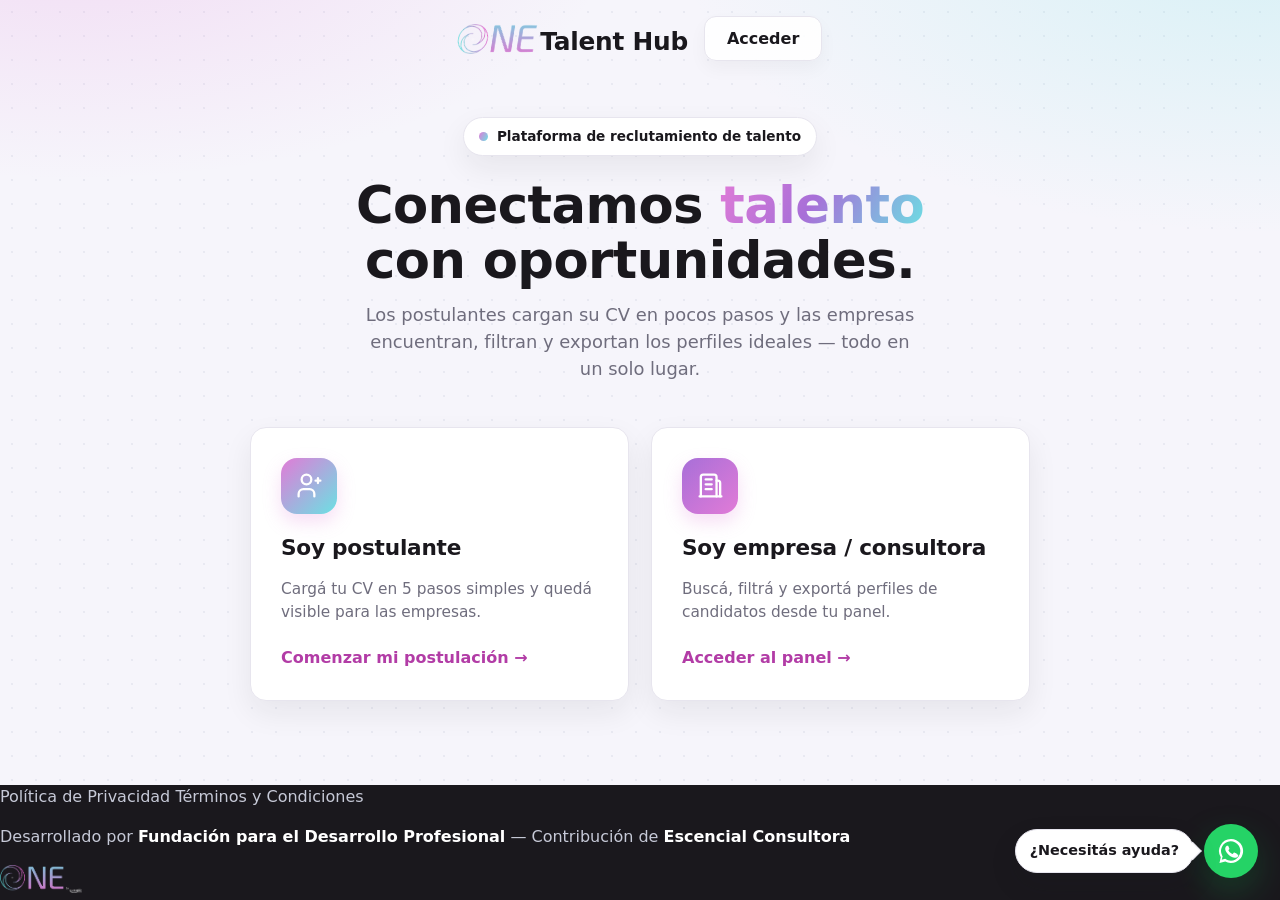
<file: index.html>
<!DOCTYPE html>
<html lang="es">
<head>
<meta charset="UTF-8">
<meta name="viewport" content="width=device-width, initial-scale=1.0">
<title>ONE Talent Hub — Conectamos talento con oportunidades</title>
<link rel="icon" href="assets/favicon.svg" type="image/svg+xml">
<link rel="stylesheet" href="estilos.css">
<style>
  .hero { max-width: 900px; margin: 0 auto; padding: 40px 20px 72px; text-align: center; }
  .hero h1 { font-size: clamp(2.2rem, 5vw, 3.2rem); font-weight: 800; margin: 22px 0 14px; line-height: 1.08; }
  .hero .lead { color: var(--muted); font-size: 1.12rem; max-width: 560px; margin: 0 auto 44px; }

  .cards { display: grid; grid-template-columns: repeat(auto-fit, minmax(270px, 1fr)); gap: 22px; max-width: 780px; margin: 0 auto; }
  .cta-card {
    text-align: left; text-decoration: none; color: inherit; padding: 30px;
    display: flex; flex-direction: column; gap: 14px; position: relative; overflow: hidden;
    transition: transform .16s ease, box-shadow .2s ease, border-color .2s ease;
  }
  .cta-card:hover { transform: translateY(-5px); box-shadow: 0 22px 44px rgba(26,24,29,.12); border-color: var(--pink); }
  .cta-card h2 { margin: 4px 0 0; font-size: 1.35rem; }
  .cta-card p { margin: 0; color: var(--muted); font-size: .96rem; }
  .cta-card .ir { margin-top: 8px; font-weight: 700; color: var(--acento); display: inline-flex; align-items: center; gap: 6px; }
  .cta-card:hover .ir { gap: 10px; }

  /* Búsquedas activas publicadas por empresas */
  .busquedas-inicio { max-width: 960px; margin: 0 auto; padding: 8px 20px 80px; }
  .busquedas-inicio h2 { font-size: 1.7rem; font-weight: 800; margin: 0 0 6px; text-align: center; }
  .busquedas-inicio .sub { color: var(--muted); text-align: center; margin: 0 0 30px; }
  .busq-inicio-estado { text-align: center; color: var(--muted); padding: 20px; }
  .busq-inicio-grid { display: grid; grid-template-columns: repeat(auto-fill, minmax(270px, 1fr)); gap: 20px; }

  /* Tarjeta de búsqueda (modelo compacto) */
  .busq-card2 { text-decoration: none; color: inherit; overflow: hidden; padding: 0; display: flex; flex-direction: column;
                transition: transform .16s ease, box-shadow .2s ease, border-color .2s ease; }
  .busq-card2:hover { transform: translateY(-5px); box-shadow: 0 22px 44px rgba(26,24,29,.14); border-color: var(--pink); }
  /* Usa la foto assets/busqueda-cover.jpg si existe; si no, cae en la ilustración. */
  .busq-card2-top { height: 122px; background:
      url('assets/busqueda-cover.jpg') center/cover no-repeat,
      #e9d9f6 url('assets/busqueda-cover.svg') center/cover no-repeat; }
  .busq-card2-body { padding: 16px 20px 20px; display: flex; flex-direction: column; gap: 8px; flex: 1; }
  .busq-badge2 { align-self: flex-start; background: var(--grad); color: var(--dark); font-size: .68rem; font-weight: 800;
                 text-transform: uppercase; letter-spacing: .05em; padding: 4px 11px; border-radius: 999px; }
  .busq-card2 h3 { margin: 2px 0 0; font-size: 1.18rem; line-height: 1.2; }
  .busq-card2-empresa { margin: 0; color: var(--muted); font-size: .9rem; }
  .busq-card2-meta { display: flex; flex-wrap: wrap; gap: 4px 14px; color: var(--muted); font-size: .84rem; margin: 2px 0; }
  .busq-card2-meta span { display: inline-flex; align-items: center; gap: 5px; }
  .busq-card2-meta svg { width: 15px; height: 15px; flex-shrink: 0; }
  .busq-card2-desc { margin: 2px 0 0; font-size: .9rem; color: var(--dark); line-height: 1.45;
                     display: -webkit-box; -webkit-line-clamp: 2; -webkit-box-orient: vertical; overflow: hidden; }
  .busq-card2 { cursor: pointer; }
  .busq-card2-cta { margin-top: 14px; width: 100%; justify-content: center; }

  /* Modal de detalle de la búsqueda */
  .bd-overlay { position: fixed; inset: 0; background: rgba(26,24,29,.55); backdrop-filter: blur(2px);
                display: flex; align-items: center; justify-content: center; padding: 16px; z-index: 60; }
  .bd-modal { background: #fff; border-radius: 18px; max-width: 560px; width: 100%; max-height: 90vh;
              overflow-y: auto; box-shadow: 0 30px 60px rgba(26,24,29,.28); position: relative; }
  .bd-cover { height: 150px; background:
      url('assets/busqueda-cover.jpg') center/cover no-repeat,
      #e9d9f6 url('assets/busqueda-cover.svg') center/cover no-repeat; border-radius: 18px 18px 0 0; }
  .bd-close { position: absolute; top: 12px; right: 14px; z-index: 2; width: 34px; height: 34px; border-radius: 50%;
              border: none; background: rgba(255,255,255,.92); font-size: 1.4rem; cursor: pointer; line-height: 1; color: var(--dark); }
  .bd-body { padding: 20px 24px 26px; }
  .bd-body h2 { margin: 10px 0 2px; font-size: 1.5rem; }
  .bd-empresa { color: var(--acento); font-weight: 700; margin: 0 0 12px; }
  .bd-chips { display: flex; flex-wrap: wrap; gap: 8px; margin-bottom: 8px; }
  .bd-chip { background: #f2eef8; color: var(--dark); font-size: .82rem; font-weight: 700; padding: 4px 12px; border-radius: 999px; }
  .bd-sec { margin-top: 16px; }
  .bd-sec h4 { font-size: .78rem; text-transform: uppercase; letter-spacing: .04em; color: var(--muted); margin: 0 0 5px; }
  .bd-sec p { margin: 0; color: var(--dark); font-size: .95rem; line-height: 1.5; white-space: pre-wrap; }
  .bd-tags { display: flex; flex-wrap: wrap; gap: 6px; }
  .bd-tags span { background: rgba(178,60,166,.1); color: var(--acento); font-size: .82rem; font-weight: 700; padding: 3px 10px; border-radius: 999px; }
  .bd-cta { display: inline-flex; margin-top: 22px; }

  /* ---------- Responsive ---------- */
  @media (max-width: 640px) {
    .hero { padding: 24px 16px 56px; }
    .hero .lead { font-size: 1rem; margin-bottom: 32px; }
    .cards { gap: 16px; }
    .cta-card { padding: 24px; }
    .busquedas-inicio { padding: 8px 16px 56px; }
    .busquedas-inicio h2 { font-size: 1.4rem; }
  }
</style>
</head>
<body>
  <div class="appbar">
    <a class="logo" href="index.html"><img class="logo-img" src="assets/logo-trim.png" alt="ONE" onerror="this.style.display='none';this.nextElementSibling.style.display='inline-block'"><span class="ring" style="display:none"></span><span class="marca-txt">Talent Hub</span></a>
    <a class="btn btn-sec" href="empresas.html">Acceder</a>
  </div>

  <main class="hero">
    <span class="pill"><span class="dot"></span>Plataforma de reclutamiento de talento</span>
    <h1>Conectamos <span class="grad-text">talento</span><br>con oportunidades.</h1>
    <p class="lead">Los postulantes cargan su CV en pocos pasos y las empresas encuentran, filtran y exportan los perfiles ideales — todo en un solo lugar.</p>

    <div class="cards">
      <a class="card cta-card" href="postular.html">
        <div class="tile tile-a" aria-hidden="true">
          <svg viewBox="0 0 24 24" fill="none" stroke="currentColor" stroke-width="1.9" stroke-linecap="round" stroke-linejoin="round">
            <path d="M16 21v-2a4 4 0 0 0-4-4H7a4 4 0 0 0-4 4v2"/>
            <circle cx="9.5" cy="7" r="4"/>
            <path d="M17 8h4"/>
            <path d="M19 6v4"/>
          </svg>
        </div>
        <h2>Soy postulante</h2>
        <p>Cargá tu CV en 5 pasos simples y quedá visible para las empresas.</p>
        <span class="ir">Comenzar mi postulación →</span>
      </a>
      <a class="card cta-card" href="empresas.html">
        <div class="tile tile-b" aria-hidden="true">
          <svg viewBox="0 0 24 24" fill="none" stroke="currentColor" stroke-width="1.9" stroke-linecap="round" stroke-linejoin="round">
            <path d="M4 21V5a2 2 0 0 1 2-2h9a2 2 0 0 1 2 2v16"/>
            <path d="M17 8h1a2 2 0 0 1 2 2v11"/>
            <path d="M8 7h5"/>
            <path d="M8 11h5"/>
            <path d="M8 15h5"/>
            <path d="M3 21h18"/>
          </svg>
        </div>
        <h2>Soy empresa / consultora</h2>
        <p>Buscá, filtrá y exportá perfiles de candidatos desde tu panel.</p>
        <span class="ir">Acceder al panel →</span>
      </a>
    </div>
  </main>

  <section class="busquedas-inicio oculto" id="busquedasInicio">
    <h2>Búsquedas activas</h2>
    <p class="sub">Oportunidades laborales publicadas por empresas y consultoras.</p>
    <div class="busq-inicio-estado" id="busqInicioEstado">Cargando búsquedas…</div>
    <div class="busq-inicio-grid" id="busqInicioGrid"></div>
  </section>

  <div class="bd-overlay oculto" id="bdOverlay" role="dialog" aria-modal="true">
    <div class="bd-modal" id="bdModal"></div>
  </div>

  <a class="whatsapp-float" href="https://wa.me/message/IKT5STIPRP56J1" target="_blank" rel="noopener" aria-label="Consultar por WhatsApp">
    <span class="whatsapp-float__bubble">¿Necesitás ayuda?</span>
    <span class="whatsapp-float__icon" aria-hidden="true">
      <svg viewBox="0 0 32 32" focusable="false" aria-hidden="true">
        <path d="M16 3.2A12.8 12.8 0 0 0 5.1 22.7L3.7 28.8l6.2-1.6A12.8 12.8 0 1 0 16 3.2Zm0 23.1c-2.1 0-4.1-.6-5.8-1.8l-.4-.2-3.7 1 1-3.6-.3-.4A10.3 10.3 0 1 1 16 26.3Zm5.8-7.7c-.3-.2-1.9-.9-2.2-1-.3-.1-.5-.2-.7.2-.2.3-.8 1-.9 1.2-.2.2-.3.2-.6.1-.3-.2-1.3-.5-2.4-1.5-.9-.8-1.5-1.8-1.7-2.1-.2-.3 0-.5.1-.6l.5-.6c.2-.2.2-.3.3-.5.1-.2 0-.4 0-.6-.1-.2-.7-1.7-1-2.3-.3-.6-.5-.5-.7-.5h-.6c-.2 0-.6.1-.9.4-.3.3-1.2 1.2-1.2 2.9s1.2 3.3 1.4 3.5c.2.2 2.4 3.7 5.9 5.1.8.4 1.5.6 2 .7.8.3 1.6.2 2.2.1.7-.1 1.9-.8 2.2-1.5.3-.8.3-1.4.2-1.5-.2-.2-.5-.3-.8-.4Z"/>
      </svg>
    </span>
  </a>

  <footer class="site-footer">
    <div class="footer-links">
      <a href="politica-privacidad.html">Política de Privacidad</a>
      <a href="terminos-condiciones.html">Términos y Condiciones</a>
    </div>
    <p><a href="https://wa.link/n9zz8z" target="_blank" rel="noopener">Desarrollado por <strong>Fundación para el Desarrollo Profesional</strong> — Contribución de <strong>Escencial Consultora</strong></a></p>
    <img class="footer-logo" src="assets/logo2-trim.png" alt="ONE">
  </footer>

  <script src="config.js"></script>
  <script src="soporte.js"></script>
  <script>
    // Publica en el inicio las búsquedas ACTIVAS creadas por las empresas.
    (async () => {
      const seccion = document.getElementById('busquedasInicio');
      const estado = document.getElementById('busqInicioEstado');
      const grid = document.getElementById('busqInicioGrid');

      function esc(s) {
        return (s == null ? '' : String(s)).replace(/[&<>"]/g, c =>
          ({ '&': '&amp;', '<': '&lt;', '>': '&gt;', '"': '&quot;' }[c]));
      }

      const svg = (paths) => '<svg viewBox="0 0 24 24" fill="none" stroke="currentColor" stroke-width="2" ' +
        'stroke-linecap="round" stroke-linejoin="round">' + paths + '</svg>';
      const ICON_PIN = svg('<path d="M12 21s-6-5.2-6-10a6 6 0 0 1 12 0c0 4.8-6 10-6 10z"/><circle cx="12" cy="11" r="2.2"/>');
      const ICON_RELOJ = svg('<circle cx="12" cy="12" r="8.5"/><path d="M12 7.5V12l3 2"/>');
      const ICON_LINK = svg('<path d="M10 13a5 5 0 0 0 7.1 0l2-2a5 5 0 0 0-7.1-7.1l-1.1 1.1"/><path d="M14 11a5 5 0 0 0-7.1 0l-2 2a5 5 0 0 0 7.1 7.1l1.1-1.1"/>');

      let lista = [];
      try {
        const r = await apiCall({ action: 'busquedasPublicas' });
        lista = (r && r.ok && Array.isArray(r.busquedas)) ? r.busquedas : [];
        if (!lista.length) { seccion.classList.add('oculto'); return; }

        seccion.classList.remove('oculto');
        estado.style.display = 'none';
        grid.innerHTML = lista.map((b, i) => {
          const ubic = [esc(b.Localidad), b.Modalidad ? '(' + esc(b.Modalidad) + ')' : ''].filter(Boolean).join(' ');
          return `<div class="card busq-card2" data-i="${i}" role="button" tabindex="0">
            <div class="busq-card2-top"></div>
            <div class="busq-card2-body">
              ${b.Area ? `<span class="busq-badge2">${esc(b.Area)}</span>` : ''}
              <h3>${esc(b.Puesto)}</h3>
              <p class="busq-card2-empresa">${esc(b.Empresa) || 'Empresa'}</p>
              <div class="busq-card2-meta">
                ${ubic ? `<span>${ICON_PIN} ${ubic}</span>` : ''}
                ${b.TipoContrato ? `<span>${ICON_RELOJ} ${esc(b.TipoContrato)}</span>` : ''}
              </div>
              <p class="busq-card2-desc">${esc(b.Descripcion || b.Responsabilidades || '')}</p>
              <span class="btn btn-prim busq-card2-cta">Ver detalle y postularme →</span>
            </div>
          </div>`;
        }).join('');

        grid.querySelectorAll('.busq-card2').forEach(el => {
          const b = lista[+el.dataset.i];
          el.addEventListener('click', () => abrirDetalleBusqueda(b));
          el.addEventListener('keydown', e => {
            if (e.key === 'Enter' || e.key === ' ') { e.preventDefault(); abrirDetalleBusqueda(b); }
          });
        });

        // Si se llegó con un link directo (?busqueda=ID), abre esa publicación.
        const idURL = new URLSearchParams(location.search).get('busqueda');
        if (idURL) {
          const bURL = lista.find(x => String(x.ID) === String(idURL));
          if (bURL) abrirDetalleBusqueda(bURL, false);
        }
      } catch (e) {
        // Si el backend no responde, no rompemos la página de inicio.
        seccion.classList.add('oculto');
      }

      /* ---------- Detalle de la búsqueda ---------- */
      function abrirDetalleBusqueda(b, pushUrl) {
        const href = 'postular.html?busqueda=' + encodeURIComponent(b.ID || '') +
          '&puesto=' + encodeURIComponent(b.Puesto || '');
        // Link compartible de ESTA búsqueda (para copiar de la barra o del botón).
        const linkBusqueda = location.origin + location.pathname + '?busqueda=' + encodeURIComponent(b.ID || '');
        // Refleja la búsqueda en la URL del navegador para que se pueda copiar/compartir.
        if (pushUrl !== false) {
          try { history.pushState({ busqueda: b.ID }, '', '?busqueda=' + encodeURIComponent(b.ID || '')); } catch (e) {}
        }
        const chips = [b.Modalidad, b.TipoContrato, b.Localidad].filter(Boolean)
          .map(x => `<span class="bd-chip">${esc(x)}</span>`).join('');
        const salario = (b.SalarioMin || b.SalarioMax)
          ? ('$' + esc(b.SalarioMin || '') + (b.SalarioMax ? ' - $' + esc(b.SalarioMax) : '')).replace('$ - ', '') : '';
        const idioma = (b.IdiomaRequerido && b.IdiomaRequerido !== 'Sin requisito de idioma')
          ? (esc(b.IdiomaRequerido) + (b.NivelIdioma ? ' — ' + esc(b.NivelIdioma) : '')) : '';
        const habil = String(b.Habilidades || '').split(',').map(s => s.trim()).filter(Boolean);
        const benef = String(b.Beneficios || '').split(',').map(s => s.trim()).filter(Boolean);
        const tags = (arr) => `<div class="bd-tags">${arr.map(x => `<span>${esc(x)}</span>`).join('')}</div>`;
        const sec = (t, c) => c ? `<div class="bd-sec"><h4>${t}</h4><p>${c}</p></div>` : '';

        const html = `<button class="bd-close" aria-label="Cerrar">×</button>
          <div class="bd-cover"></div>
          <div class="bd-body">
            ${b.Area ? `<span class="busq-badge2">${esc(b.Area)}</span>` : ''}
            <h2>${esc(b.Puesto)}</h2>
            <p class="bd-empresa">${esc(b.Empresa) || 'Empresa'}</p>
            ${chips ? `<div class="bd-chips">${chips}</div>` : ''}
            ${sec('Descripción', esc(b.Descripcion))}
            ${sec('Responsabilidades', esc(b.Responsabilidades))}
            ${sec('Requisitos excluyentes', esc(b.RequisitosExcluyentes))}
            ${sec('Requisitos deseables', esc(b.RequisitosDeseables))}
            ${habil.length ? `<div class="bd-sec"><h4>Habilidades clave</h4>${tags(habil)}</div>` : ''}
            ${sec('Idioma requerido', idioma)}
            ${sec('Salario', salario)}
            ${sec('Horario y jornada', esc(b.Horario))}
            ${benef.length ? `<div class="bd-sec"><h4>Beneficios</h4>${tags(benef)}</div>` : ''}
            <div class="bd-acciones" style="display:flex;gap:10px;flex-wrap:wrap;align-items:center;margin-top:10px">
              <a class="btn btn-prim bd-cta" href="${href}">Postularme ahora →</a>
              <button type="button" class="btn btn-sec bd-copiar">${ICON_LINK} Copiar link</button>
              <span class="bd-copiado" style="display:none;color:#0f766e;font-weight:700;font-size:.9rem">¡Link copiado!</span>
            </div>
          </div>`;
        const modal = document.getElementById('bdModal');
        modal.innerHTML = html;
        modal.querySelector('.bd-close').onclick = cerrarDetalleBusqueda;
        const btnCopiar = modal.querySelector('.bd-copiar');
        if (btnCopiar) btnCopiar.onclick = async () => {
          try {
            await navigator.clipboard.writeText(linkBusqueda);
          } catch (e) {
            const ta = document.createElement('textarea');
            ta.value = linkBusqueda; ta.style.position = 'fixed'; ta.style.opacity = '0';
            document.body.appendChild(ta); ta.select();
            try { document.execCommand('copy'); } catch (_) {}
            document.body.removeChild(ta);
          }
          const ok = modal.querySelector('.bd-copiado');
          if (ok) { ok.style.display = 'inline'; setTimeout(() => { ok.style.display = 'none'; }, 2500); }
        };
        document.getElementById('bdOverlay').classList.remove('oculto');
      }
      function cerrarDetalleBusqueda() {
        document.getElementById('bdOverlay').classList.add('oculto');
        // Vuelve la URL a la página de inicio (sin ?busqueda=…).
        if (location.search) { try { history.replaceState(null, '', location.pathname); } catch (e) {} }
      }
      document.getElementById('bdOverlay').addEventListener('click', (e) => {
        if (e.target.id === 'bdOverlay') cerrarDetalleBusqueda();
      });
      document.addEventListener('keydown', (e) => {
        if (e.key === 'Escape') cerrarDetalleBusqueda();
      });
      // Botón atrás/adelante: sincroniza el modal con la URL.
      window.addEventListener('popstate', () => {
        const id = new URLSearchParams(location.search).get('busqueda');
        const b = id ? lista.find(x => String(x.ID) === String(id)) : null;
        if (b) abrirDetalleBusqueda(b, false);
        else document.getElementById('bdOverlay').classList.add('oculto');
      });
    })();
  </script>
</body>
</html>
</file>
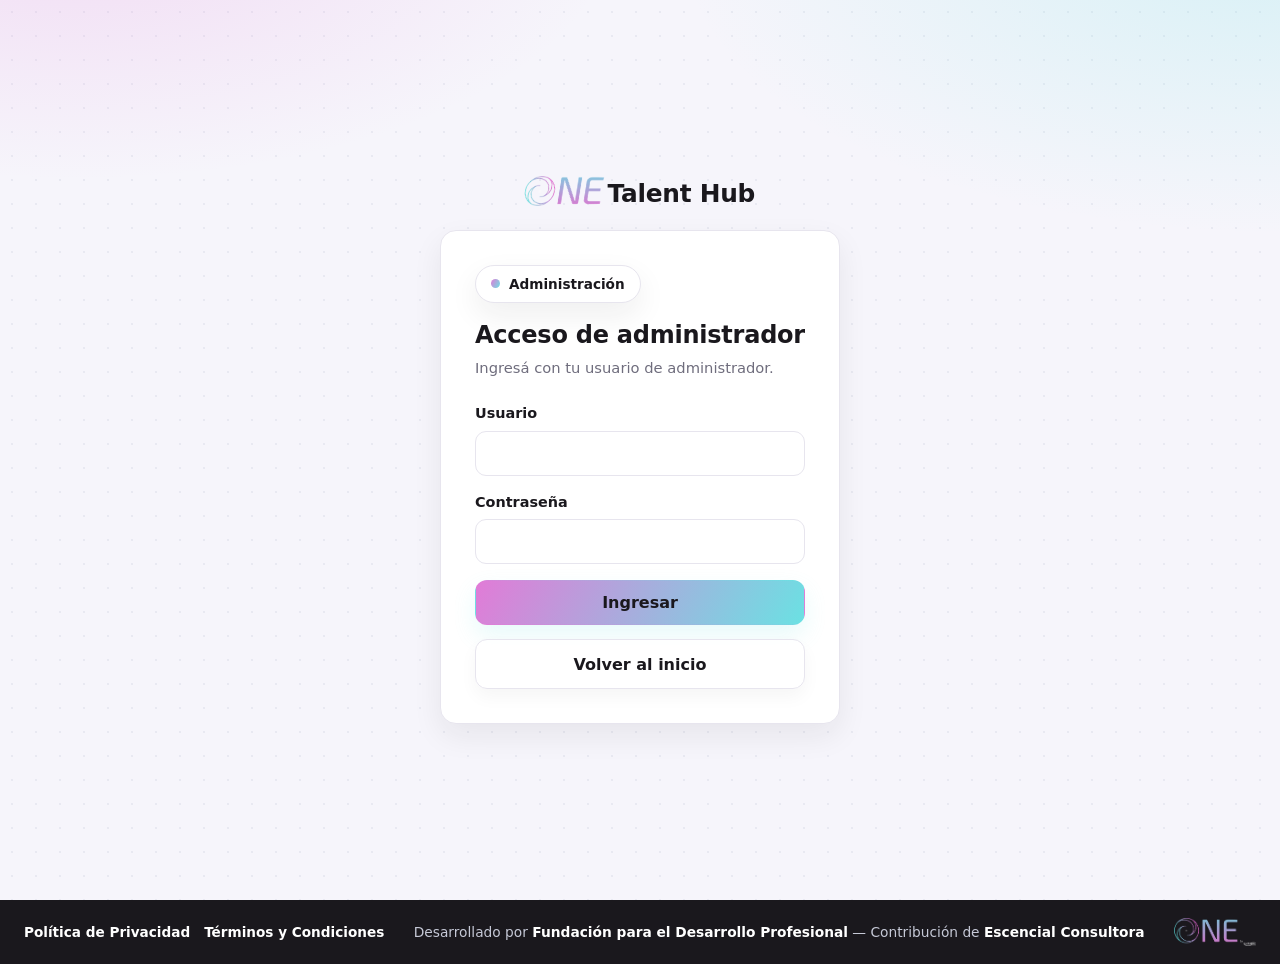
<file: admin.html>
<!DOCTYPE html>
<html lang="es">
<head>
<meta charset="UTF-8">
<meta name="viewport" content="width=device-width, initial-scale=1.0">
<title>ONE Talent Hub — Administración</title>
<link rel="icon" href="assets/favicon.svg" type="image/svg+xml">
<link rel="stylesheet" href="estilos.css">
<style>
  .login-wrap { min-height: 100vh; display: flex; flex-direction: column; align-items: center; justify-content: center; padding: 24px 16px; gap: 24px; }
  .login { padding: 34px; width: 100%; max-width: 400px; }
  .login h1 { font-size: 1.5rem; margin: 14px 0 4px; }
  .login > p { color: var(--muted); margin: 0 0 24px; font-size: .92rem; }
  .err { color: var(--error); font-size: .85rem; margin-top: 10px; display: none; }

  .topbar { background: #fff; border-bottom: 1px solid var(--borde); }
  .topbar .inner { display: flex; justify-content: space-between; align-items: center; flex-wrap: wrap; gap: 12px; max-width: 1200px; margin: 0 auto; padding: 14px 22px; }
  .topbar .quien { color: var(--muted); font-size: .9rem; font-weight: 600; }
  .panel { max-width: 1200px; margin: 0 auto; padding: 26px 16px 48px; }
  .panel-head { margin: 0 0 18px; }
  .panel-head h1 { font-size: 1.5rem; margin: 10px 0 2px; }
  .panel-head p { color: var(--muted); margin: 0; font-size: .92rem; }

  .tabs { display: flex; gap: 8px; margin-bottom: 18px; flex-wrap: wrap; }
  .tab { padding: 10px 18px; border-radius: 999px; border: 1px solid var(--borde); background: #fff; cursor: pointer; font-weight: 700; font-size: .9rem; color: var(--muted); }
  .tab.activo { background: var(--grad); color: var(--dark); border-color: transparent; }

  .resumen { color: var(--muted); font-size: .9rem; margin-bottom: 12px; font-weight: 600; }
  .barra-busqueda { display: flex; gap: 8px; margin-bottom: 16px; flex-wrap: wrap; }
  .barra-busqueda input { max-width: 340px; }

  .tabla-wrap { overflow-x: auto; }
  table { border-collapse: collapse; width: 100%; font-size: .9rem; }
  th, td { text-align: left; padding: 12px 14px; border-bottom: 1px solid var(--borde); white-space: nowrap; }
  th { background: #faf9fd; font-size: .76rem; text-transform: uppercase; letter-spacing: .03em; color: var(--muted); font-weight: 700; }
  tbody tr:last-child td { border-bottom: none; }
  .fila-click { cursor: pointer; }
  .fila-click:hover { background: #faf7fd; }
  .paginacion { display: flex; align-items: center; justify-content: flex-end; gap: 10px; margin-top: 12px; color: var(--muted); font-size: .86rem; font-weight: 700; }
  .paginacion span { min-width: 120px; text-align: center; }
  .paginacion .btn-mini { min-width: 92px; }

  .cargando, .vacio { text-align: center; padding: 48px; color: var(--muted); }

  /* Acciones de CV (ver / descargar) en el detalle */
  .cv-acciones { display: inline-flex; gap: 8px; flex-wrap: wrap; }
  .btn-cv { display: inline-flex; align-items: center; gap: 4px; padding: 6px 12px; border: 1px solid var(--borde); border-radius: 8px; background: #fff; color: var(--dark); font-size: .85rem; font-weight: 600; text-decoration: none; cursor: pointer; transition: background .12s, border-color .12s; }
  .btn-cv:hover { background: #faf7fd; border-color: var(--acento); color: var(--acento); }

  .est { display: inline-block; padding: 3px 10px; border-radius: 999px; font-size: .78rem; font-weight: 700; }
  .est-pendiente { background: rgba(228,199,106,.22); color: #92700a; }
  .est-aprobado { background: rgba(18,185,129,.16); color: #0f766e; }
  .est-rechazado { background: rgba(209,67,111,.16); color: #b0234f; }
  .verif { display: inline-block; padding: 3px 10px; border-radius: 999px; font-size: .78rem; font-weight: 700; }
  .verif-aprobado { background: rgba(18,185,129,.16); color: #0f766e; }
  .verif-rechazado { background: rgba(209,67,111,.16); color: #b0234f; }
  .verif-pendiente, .verif-no_verificado { background: rgba(228,199,106,.22); color: #92700a; }

  /* Estado de búsqueda */
  .eb { display: inline-block; padding: 3px 10px; border-radius: 999px; font-size: .78rem; font-weight: 700; text-transform: capitalize; }
  .eb-activa { background: rgba(18,185,129,.16); color: #0f766e; }
  .eb-borrador { background: rgba(148,163,184,.22); color: #475569; }
  .eb-pausada { background: rgba(228,199,106,.22); color: #92700a; }
  .eb-cerrada { background: rgba(148,163,184,.30); color: #334155; }
  .eb-eliminada { background: rgba(209,67,111,.16); color: #b0234f; }

  .btn-mini { padding: 7px 12px; border-radius: 8px; border: 1px solid var(--borde); background: #fff; cursor: pointer; font-weight: 700; font-size: .82rem; color: var(--dark); }
  .btn-aprobar { border-color: transparent; background: linear-gradient(135deg,#6be1e3,#12b981); color: #04352a; }
  .btn-rechazar { color: var(--error); border-color: rgba(209,67,111,.4); }
  .btn-mini:disabled { opacity: .5; cursor: default; }
  .acciones-cel { display: flex; gap: 6px; }

  /* Modal detalle postulante */
  .overlay { position: fixed; inset: 0; background: rgba(26,24,29,.55); backdrop-filter: blur(2px); display: flex; align-items: center; justify-content: center; padding: 16px; z-index: 50; }
  .modal { background: #fff; border-radius: var(--radio); max-width: 920px; width: 100%; max-height: 88vh; overflow-y: auto; padding: 30px; box-shadow: 0 30px 60px rgba(26,24,29,.25); }
  .modal h2 { margin: 0 0 2px; font-size: 1.5rem; }
  .modal .puesto { color: var(--acento); font-weight: 700; margin: 0 0 20px; }
  .modal-cerrar { float: right; background: none; border: none; font-size: 1.7rem; cursor: pointer; color: var(--gris); line-height: 1; }
  .seccion { margin-bottom: 20px; }
  .seccion h3 { font-size: .8rem; text-transform: uppercase; color: var(--muted); letter-spacing: .04em; margin: 0 0 8px; border-bottom: 1px solid var(--borde); padding-bottom: 6px; }
  .dato { display: flex; gap: 8px; margin-bottom: 4px; font-size: .92rem; }
  .dato .k { color: var(--muted); min-width: 150px; }
  .item-list { background: #faf9fd; border: 1px solid var(--borde); border-radius: 10px; padding: 12px; margin-bottom: 8px; font-size: .9rem; }
  .item-list strong { display: block; margin-bottom: 2px; }
  .evidencias-grid { display: grid; grid-template-columns: repeat(3, minmax(0, 1fr)); gap: 12px; margin-top: 10px; }
  .evidencia-card { border: 1px solid var(--borde); border-radius: 10px; background: #faf9fd; overflow: hidden; min-width: 0; }
  .evidencia-media { display: block; width: 100%; aspect-ratio: 4 / 3; object-fit: cover; background: #fff; border-bottom: 1px solid var(--borde); }
  .evidencia-card.dni .evidencia-media { aspect-ratio: 16 / 10; object-fit: contain; padding: 6px; }
  .evidencia-card.firma { max-width: 360px; }
  .evidencia-card.firma .evidencia-media { aspect-ratio: 5 / 2; object-fit: contain; padding: 8px; }
  .evidencia-fallback { display: flex; align-items: center; justify-content: center; min-height: 120px; padding: 14px; color: var(--muted); font-weight: 700; text-align: center; border-bottom: 1px solid var(--borde); background: #fff; }
  .evidencia-fallback.oculto { display: none; }
  .evidencia-info { display: flex; align-items: center; justify-content: space-between; gap: 10px; padding: 10px 11px; }
  .evidencia-info strong { font-size: .86rem; color: var(--dark); }
  .evidencia-info a { font-size: .8rem; font-weight: 800; color: var(--acento); text-decoration: none; white-space: nowrap; }
  .evidencia-info a:hover { text-decoration: underline; }

  /* ---------- Responsive ---------- */
  @media (max-width: 640px) {
    .login-wrap { padding: 20px 14px; gap: 18px; }
    .login { padding: 24px 20px; }
    .topbar .inner { padding: 12px 16px; }
    .panel { padding: 20px 12px 44px; }
    .panel-head h1 { font-size: 1.3rem; }
    .tabs .tab { padding: 9px 15px; font-size: .85rem; }
    .barra-busqueda { flex-direction: column; }
    .barra-busqueda input { max-width: none; }
    .barra-busqueda .btn { width: 100%; }
    th, td { padding: 10px 12px; }
    .paginacion { justify-content: stretch; flex-wrap: wrap; }
    .paginacion span { flex: 1 0 100%; order: -1; }
    .paginacion .btn-mini { flex: 1; }
    .acciones-cel { flex-direction: column; }
    .acciones-cel .btn-mini { width: 100%; }
    .modal { padding: 22px 18px; }
    .modal h2 { font-size: 1.25rem; }
    .dato { flex-direction: column; gap: 2px; margin-bottom: 8px; }
    .dato .k { min-width: 0; }
    .evidencias-grid { grid-template-columns: 1fr; }
    .evidencia-card.firma { max-width: none; }
  }
  #panelWrap:not(.oculto) ~ .site-footer { display: none; }
</style>
</head>
<body>

<!-- LOGIN -->
<div class="login-wrap" id="loginWrap">
  <a class="logo" href="index.html"><img class="logo-img" src="assets/logo-trim.png" alt="ONE"><span class="marca-txt">Talent Hub</span></a>
  <form class="card login" id="loginForm">
    <span class="pill"><span class="dot"></span>Administración</span>
    <h1>Acceso de administrador</h1>
    <p>Ingresá con tu usuario de administrador.</p>
    <div class="campo"><label>Usuario</label><input id="usuario" autocomplete="username" required></div>
    <div class="campo"><label>Contraseña</label><input id="password" type="password" autocomplete="current-password" required></div>
    <button class="btn btn-prim btn-w" id="btnLogin">Ingresar</button>
    <div class="err" id="loginErr"></div>
    <a class="btn btn-sec btn-w btn-return" href="index.html">Volver al inicio</a>
  </form>
</div>

<!-- PANEL -->
<div id="panelWrap" class="oculto">
  <div class="topbar">
    <div class="inner">
      <a class="logo" href="index.html"><img class="logo-img" src="assets/logo-trim.png" alt="ONE"><span class="marca-txt">Talent Hub</span></a>
      <div style="display:flex; align-items:center; gap:16px">
        <span class="quien">Administración</span>
        <button class="btn btn-sec" id="btnSalir">Salir</button>
      </div>
    </div>
  </div>

  <div class="panel">
    <div class="panel-head">
      <span class="pill"><span class="dot"></span>Panel de control</span>
      <h1>Administración</h1>
      <p>Gestioná los postulantes y aprobá las empresas registradas.</p>
    </div>

    <div class="tabs">
      <button class="tab activo" data-tab="postulantes">Postulantes</button>
      <button class="tab" data-tab="busquedas">Búsquedas</button>
      <button class="tab" data-tab="empresas">Empresas <span id="badgePend"></span></button>
      <button class="tab" data-tab="auditoria">Auditor&iacute;a</button>
    </div>

    <!-- TAB POSTULANTES -->
    <section id="tabPostulantes">
      <div class="barra-busqueda">
        <input id="q" placeholder="Buscar por nombre, email, skill…">
        <button class="btn btn-prim" id="btnBuscarPost">Buscar</button>
        <button class="btn btn-sec" id="btnExportar">⬇ Exportar CSV</button>
      </div>
      <div class="resumen" id="resumenPost"></div>
      <div class="card tabla-wrap">
        <div class="cargando" id="cargandoPost">Cargando postulantes…</div>
        <table id="tablaPost" class="oculto">
          <thead><tr>
            <th>Nombre</th><th>Puesto deseado</th><th>Email</th><th>Teléfono</th>
            <th>Provincia</th><th>Idiomas</th><th>Registro</th>
          </tr></thead>
          <tbody id="tbodyPost"></tbody>
        </table>
        <div class="vacio oculto" id="vacioPost">No hay postulantes.</div>
      </div>
      <div class="paginacion" id="paginacionPost"></div>
    </section>

    <!-- TAB BÚSQUEDAS -->
    <section id="tabBusquedas" class="oculto">
      <!-- Vista lista -->
      <div id="admBusqLista">
        <div class="barra-busqueda">
          <input id="qBusq" placeholder="Buscar por empresa, puesto, provincia…">
        </div>
        <div class="resumen" id="resumenBusq"></div>
        <div class="card tabla-wrap">
          <div class="cargando" id="cargandoBusq">Cargando búsquedas…</div>
          <table id="tablaBusq" class="oculto">
            <thead><tr>
              <th>Empresa</th><th>Puesto</th><th>Provincia</th><th>Estado</th><th>Publicada</th><th>Postulantes</th>
            </tr></thead>
            <tbody id="tbodyBusq"></tbody>
          </table>
          <div class="vacio oculto" id="vacioBusq">No hay búsquedas publicadas.</div>
        </div>
      </div>
      <!-- Vista detalle -->
      <div id="admBusqDetalle" class="oculto">
        <button class="btn btn-sec" id="btnVolverBusq" style="margin-bottom:16px">← Volver a búsquedas</button>
        <div id="admBusqInfo"></div>
        <div style="display:flex; align-items:center; justify-content:space-between; gap:12px; flex-wrap:wrap; margin:22px 0 10px">
          <h3 style="margin:0">Postulantes de esta búsqueda</h3>
          <button class="btn btn-sec" id="btnExportarBusqPost">⬇ Exportar CSV</button>
        </div>
        <div class="resumen" id="resumenBusqPost"></div>
        <div class="card tabla-wrap">
          <table id="tablaBusqPost" class="oculto">
            <thead><tr>
              <th>Nombre</th><th>Puesto deseado</th><th>Email</th><th>Teléfono</th><th>Provincia</th><th>Registro</th>
            </tr></thead>
            <tbody id="tbodyBusqPost"></tbody>
          </table>
          <div class="vacio oculto" id="vacioBusqPost">No hay postulantes en esta búsqueda.</div>
        </div>
      </div>
    </section>

    <!-- TAB EMPRESAS -->
    <section id="tabEmpresas" class="oculto">
      <div class="barra-busqueda">
        <button class="btn btn-sec" id="btnExportarEmp">⬇ Exportar CSV</button>
      </div>
      <div class="resumen" id="resumenEmp"></div>
      <div class="card tabla-wrap">
        <div class="cargando" id="cargandoEmp">Cargando empresas…</div>
        <table id="tablaEmp" class="oculto">
          <thead><tr>
            <th>Empresa</th><th>CUIT/CUIL</th><th>Rubro</th><th>Contacto</th><th>Estado</th><th>Verificación</th><th>Acciones</th>
          </tr></thead>
          <tbody id="tbodyEmp"></tbody>
        </table>
        <div class="vacio oculto" id="vacioEmp">No hay empresas registradas.</div>
      </div>
    </section>

    <!-- TAB AUDITORIA -->
    <section id="tabAuditoria" class="oculto">
      <div class="barra-busqueda">
        <button class="btn btn-sec" id="btnRecargarAuditoria">Recargar</button>
      </div>
      <div class="resumen" id="resumenAuditoria"></div>
      <div class="card tabla-wrap">
        <div class="cargando" id="cargandoAuditoria">Cargando auditor&iacute;a...</div>
        <table id="tablaAuditoria" class="oculto">
          <thead><tr>
            <th>Fecha</th><th>Evento</th><th>Empresa</th><th>Usuario</th><th>Detalle</th><th>Canal</th><th>Estado</th>
          </tr></thead>
          <tbody id="tbodyAuditoria"></tbody>
        </table>
        <div class="vacio oculto" id="vacioAuditoria">Todav&iacute;a no hay eventos registrados.</div>
      </div>
      <div class="paginacion" id="paginacionAuditoria"></div>
    </section>

  </div>
</div>

<!-- MODAL DETALLE POSTULANTE -->
<div class="overlay oculto" id="overlay">
  <div class="modal" id="modal"></div>
</div>

<footer class="site-footer site-footer--compact">
  <div class="footer-links">
    <a href="politica-privacidad.html">Política de Privacidad</a>
    <a href="terminos-condiciones.html">Términos y Condiciones</a>
  </div>
  <p class="footer-credit">Desarrollado por <strong>Fundación para el Desarrollo Profesional</strong> — Contribución de <strong>Escencial Consultora</strong></p>
  <img class="footer-logo" src="assets/logo2-trim.png" alt="ONE">
</footer>

<script src="config.js"></script>
<script>
  let token = sessionStorage.getItem('admtoken') || '';
  let postulantes = [];
  let empresas = [];
  let busquedas = [];
  let auditorias = [];
  const PAGE_SIZE = 25;
  let paginaPost = 1;
  let paginaAuditoria = 1;

  const loginWrap = document.getElementById('loginWrap');
  const panelWrap = document.getElementById('panelWrap');

  /* ---------- LOGIN ---------- */
  document.getElementById('loginForm').addEventListener('submit', async (e) => {
    e.preventDefault();
    const btn = document.getElementById('btnLogin');
    const err = document.getElementById('loginErr');
    err.style.display = 'none';
    btn.disabled = true; btn.textContent = 'Ingresando…';
    try {
      const r = await apiCall({
        action: 'login',
        usuario: document.getElementById('usuario').value,
        password: document.getElementById('password').value
      });
      if (!r.ok) throw new Error(r.error || 'Error de acceso');
      if (r.rol !== 'admin') throw new Error('Esta cuenta no tiene acceso de administrador.');
      token = r.token;
      sessionStorage.setItem('admtoken', token);
      entrarPanel();
    } catch (ex) {
      err.textContent = ex.message; err.style.display = 'block';
    } finally {
      btn.disabled = false; btn.textContent = 'Ingresar';
    }
  });

  document.getElementById('btnSalir').onclick = () => {
    sessionStorage.removeItem('admtoken'); token = '';
    panelWrap.classList.add('oculto'); loginWrap.classList.remove('oculto');
  };

  async function entrarPanel() {
    loginWrap.classList.add('oculto');
    panelWrap.classList.remove('oculto');
    await cargarPostulantes();   // primero: las búsquedas cuentan sus postulantes desde acá
    cargarEmpresas();
    cargarBusquedasAdmin();
    cargarAuditoria();
  }

  /* ---------- TABS ---------- */
  document.querySelectorAll('.tab').forEach(t => {
    t.onclick = () => {
      document.querySelectorAll('.tab').forEach(x => x.classList.remove('activo'));
      t.classList.add('activo');
      const tab = t.dataset.tab;
      document.getElementById('tabPostulantes').classList.toggle('oculto', tab !== 'postulantes');
      document.getElementById('tabBusquedas').classList.toggle('oculto', tab !== 'busquedas');
      document.getElementById('tabEmpresas').classList.toggle('oculto', tab !== 'empresas');
      document.getElementById('tabAuditoria').classList.toggle('oculto', tab !== 'auditoria');
      if (tab === 'auditoria') cargarAuditoria();
    };
  });

  function sesionExpirada(msg) {
    if (/sesión|exclusivo|administrador/i.test(msg || '')) { document.getElementById('btnSalir').click(); return true; }
    return false;
  }

  function paginaInfo(total, pagina) {
    const totalPag = Math.max(1, Math.ceil(total / PAGE_SIZE));
    const actual = Math.min(Math.max(1, pagina), totalPag);
    const inicio = total ? ((actual - 1) * PAGE_SIZE) + 1 : 0;
    const fin = Math.min(actual * PAGE_SIZE, total);
    return { totalPag, actual, inicio, fin };
  }

  function porPagina(lista, pagina) {
    const info = paginaInfo(lista.length, pagina);
    return lista.slice((info.actual - 1) * PAGE_SIZE, info.actual * PAGE_SIZE);
  }

  function renderPaginacion(id, total, pagina, onChange) {
    const el = document.getElementById(id);
    if (!el) return;
    if (total <= PAGE_SIZE) { el.innerHTML = ''; return; }
    const info = paginaInfo(total, pagina);
    el.innerHTML = `
      <button class="btn-mini" type="button" data-pag="prev" ${info.actual <= 1 ? 'disabled' : ''}>Anterior</button>
      <span>P&aacute;gina ${info.actual} de ${info.totalPag}</span>
      <button class="btn-mini" type="button" data-pag="next" ${info.actual >= info.totalPag ? 'disabled' : ''}>Siguiente</button>`;
    el.querySelector('[data-pag="prev"]').onclick = () => onChange(info.actual - 1);
    el.querySelector('[data-pag="next"]').onclick = () => onChange(info.actual + 1);
  }

  /* ---------- POSTULANTES ---------- */
  async function cargarPostulantes() {
    const cargando = document.getElementById('cargandoPost');
    const tabla = document.getElementById('tablaPost');
    const vacio = document.getElementById('vacioPost');
    cargando.classList.remove('oculto'); tabla.classList.add('oculto'); vacio.classList.add('oculto');
    try {
      const r = await apiCall({ action: 'listar', token: token, q: document.getElementById('q').value });
      if (!r.ok) { if (sesionExpirada(r.error)) return; throw new Error(r.error); }
      postulantes = r.registros;
      paginaPost = 1;
      pintarPostulantes(postulantes);
    } catch (ex) {
      document.getElementById('resumenPost').textContent = 'Error: ' + ex.message;
    } finally { cargando.classList.add('oculto'); }
  }

  function pintarPostulantes(lista) {
    const tbody = document.getElementById('tbodyPost');
    const tabla = document.getElementById('tablaPost');
    const vacio = document.getElementById('vacioPost');
    tbody.innerHTML = '';
    if (!lista.length) {
      vacio.classList.remove('oculto'); tabla.classList.add('oculto');
      document.getElementById('paginacionPost').innerHTML = '';
      document.getElementById('resumenPost').textContent = '0 postulante(s)';
      return;
    }
    vacio.classList.add('oculto'); tabla.classList.remove('oculto');
    const info = paginaInfo(lista.length, paginaPost);
    paginaPost = info.actual;
    document.getElementById('resumenPost').textContent = `${lista.length} postulante(s) · mostrando ${info.inicio}-${info.fin}`;
    porPagina(lista, paginaPost).forEach(r => {
      const idiomas = parseArr(r.Idiomas).map(x => x.idioma).filter(Boolean).join(', ');
      const tr = document.createElement('tr');
      tr.className = 'fila-click';
      tr.innerHTML = `
        <td><strong>${esc(r.Nombre)} ${esc(r.Apellido)}</strong></td>
        <td>${r.PuestoDeseado ? `<span class="badge">${esc(r.PuestoDeseado)}</span>` : '—'}</td>
        <td>${esc(r.Email)}</td>
        <td>${esc(r.Telefono) || '—'}</td>
        <td>${esc(r.Provincia) || '—'}</td>
        <td>${esc(idiomas) || '—'}</td>
        <td>${fecha(r.FechaRegistro)}</td>`;
      tr.onclick = () => abrirDetalle(r);
      tbody.appendChild(tr);
    });
    renderPaginacion('paginacionPost', lista.length, paginaPost, page => {
      paginaPost = page;
      pintarPostulantes(postulantes);
    });
  }

  document.getElementById('btnBuscarPost').onclick = cargarPostulantes;
  document.getElementById('q').addEventListener('keydown', e => { if (e.key === 'Enter') cargarPostulantes(); });

  /* ---------- EMPRESAS ---------- */
  async function cargarEmpresas() {
    const cargando = document.getElementById('cargandoEmp');
    const tabla = document.getElementById('tablaEmp');
    const vacio = document.getElementById('vacioEmp');
    cargando.classList.remove('oculto'); tabla.classList.add('oculto'); vacio.classList.add('oculto');
    try {
      const r = await apiCall({ action: 'listarEmpresas', token: token });
      if (!r.ok) { if (sesionExpirada(r.error)) return; throw new Error(r.error); }
      empresas = r.empresas;
      pintarEmpresas(r.empresas);
      const pend = r.empresas.filter(e => e.estado === 'pendiente').length;
      const sinVerificacion = r.empresas.filter(e => (e.estadoVerificacion || 'pendiente') !== 'aprobado').length;
      document.getElementById('resumenEmp').textContent = r.total + ' empresa(s) · ' + pend + ' pendiente(s) · ' + sinVerificacion + ' sin verificación aprobada';
      document.getElementById('badgePend').textContent = pend ? ` (${pend})` : '';
    } catch (ex) {
      document.getElementById('resumenEmp').textContent = 'Error: ' + ex.message;
    } finally { cargando.classList.add('oculto'); }
  }

  function pintarEmpresas(lista) {
    const tbody = document.getElementById('tbodyEmp');
    const tabla = document.getElementById('tablaEmp');
    const vacio = document.getElementById('vacioEmp');
    tbody.innerHTML = '';
    if (!lista.length) { vacio.classList.remove('oculto'); tabla.classList.add('oculto'); return; }
    vacio.classList.add('oculto'); tabla.classList.remove('oculto');
    lista.forEach(e => {
      const tr = document.createElement('tr');
      tr.className = 'fila-click';
      const contacto = [e.nombre, e.apellido].filter(Boolean).join(' ');
      tr.innerHTML = `
        <td><strong>${esc(e.empresa)}</strong></td>
        <td>${esc(e.cuit) || '—'}</td>
        <td>${esc(e.rubro) || '—'}</td>
        <td>${esc(contacto) || '—'}</td>
        <td><span class="est est-${esc(e.estado)}">${esc(e.estado)}</span></td>
        <td>${badgeVerificacion(e.estadoVerificacion)}</td>
        <td class="acciones-cel"></td>`;
      tr.onclick = () => abrirEmpresa(e);
      const cel = tr.querySelector('.acciones-cel');
      if (e.estado !== 'aprobado') {
        const b = document.createElement('button');
        b.className = 'btn-mini btn-aprobar'; b.textContent = 'Aprobar';
        b.onclick = (ev) => { ev.stopPropagation(); cambiarEstado(e.usuario, 'aprobado'); };
        cel.appendChild(b);
      }
      if (e.estado !== 'rechazado') {
        const b = document.createElement('button');
        b.className = 'btn-mini btn-rechazar'; b.textContent = 'Rechazar';
        b.onclick = (ev) => { ev.stopPropagation(); cambiarEstado(e.usuario, 'rechazado'); };
        cel.appendChild(b);
      }
      tbody.appendChild(tr);
    });
  }

  function badgeVerificacion(estado) {
    const v = estado || 'pendiente';
    const texto = v === 'aprobado' ? 'Verificado' : (v === 'rechazado' ? 'No verificado' : 'Pendiente');
    return `<span class="verif verif-${esc(v)}">${texto}</span>`;
  }

  function driveFileId(url) {
    const texto = String(url || '');
    const matchFile = texto.match(/\/d\/([a-zA-Z0-9_-]+)/);
    if (matchFile) return matchFile[1];
    const matchId = texto.match(/[?&]id=([a-zA-Z0-9_-]+)/);
    return matchId ? matchId[1] : '';
  }

  function previewDriveUrl(url, ancho) {
    const id = driveFileId(url);
    return id ? `https://drive.google.com/thumbnail?id=${encodeURIComponent(id)}&sz=w${ancho || 900}` : url;
  }

  function tarjetaEvidencia(titulo, url, tipo) {
    if (!url) return '';
    const original = esc(url);
    const preview = esc(previewDriveUrl(url, tipo === 'firma' ? 900 : 1200));
    return `<article class="evidencia-card ${esc(tipo || '')}">
      <img src="${preview}" alt="${esc(titulo)}" class="evidencia-media" loading="lazy" onerror="this.style.display='none';this.nextElementSibling.classList.remove('oculto')">
      <div class="evidencia-fallback oculto">No se pudo previsualizar. Abrila en Drive.</div>
      <div class="evidencia-info">
        <strong>${esc(titulo)}</strong>
        <a href="${original}" target="_blank" rel="noopener">Abrir</a>
      </div>
    </article>`;
  }

  async function cambiarEstado(usuario, estado) {
    try {
      const r = await apiCall({ action: 'aprobarEmpresa', token: token, usuario: usuario, estado: estado });
      if (!r.ok) { if (sesionExpirada(r.error)) return; throw new Error(r.error); }
      cargarEmpresas();
    } catch (ex) { alert('Error: ' + ex.message); }
  }

  /* ---------- DETALLE EMPRESA ---------- */
  function abrirEmpresa(e) {
    const contacto = [e.nombre, e.apellido].filter(Boolean).join(' ');
    let html = `
      <button class="modal-cerrar" onclick="cerrarModal()">×</button>
      <h2>${esc(e.empresa)}</h2>
      <p class="puesto">${esc(e.rubro) || 'Sin rubro especificado'}</p>
      <div class="seccion"><h3>Datos de la empresa</h3>
        ${dato('Razón social', e.empresa)}${dato('CUIT / CUIL', e.cuit)}
        ${dato('Rubro', e.rubro)}
        ${dato('DNI representante', e.dni)}
        ${dato('Estado', e.estado)}${dato('Verificación', e.estadoVerificacion)}
        ${dato('Confianza verificación', e.confianzaVerificacion)}
        ${dato('Aceptó términos', e.aceptoTerminos)}
        ${dato('Selfie MediaPipe', e.selfieLivenessEstado ? [e.selfieLivenessEstado, e.selfieLivenessMetodo].filter(Boolean).join(' - ') : '')}
        ${dato('Fecha selfie', fecha(e.selfieLivenessFecha))}
        ${dato('Fecha firma legal', fecha(e.fechaFirmaLegal))}
        ${dato('Registrada', fecha(e.fecha))}
      </div>
      <div class="seccion"><h3>Contacto</h3>
        ${dato('Nombre y apellido', contacto)}
        ${dato('Email', e.email)}${dato('Teléfono', e.telefono)}
        ${dato('Usuario', e.usuario)}
      </div>`;

    // Selfie de verificación
    if (e.selfieUrl || e.dniFrenteUrl || e.dniDorsoUrl) {
      html += `<div class="seccion"><h3>Evidencias de verificación</h3>
        <div class="evidencias-grid">
          ${tarjetaEvidencia('Selfie', e.selfieUrl, 'selfie')}
          ${tarjetaEvidencia('DNI frente', e.dniFrenteUrl, 'dni')}
          ${tarjetaEvidencia('DNI dorso', e.dniDorsoUrl, 'dni')}
        </div>
      </div>`;
    }

    if (e.firmaLegalUrl) {
      html += `<div class="seccion"><h3>Aceptación legal firmada</h3>
        <div class="evidencias-grid">
          ${tarjetaEvidencia('Firma legal del representante', e.firmaLegalUrl, 'firma')}
        </div>
      </div>`;
    }

    // Acciones de verificación
    var estadoVerif = (e.estadoVerificacion || 'pendiente').toLowerCase();
    html += `<div class="seccion"><h3>Gestión de verificación</h3>
      <div class="acciones-cel" style="margin-top:8px">`;
    if (estadoVerif !== 'aprobado') {
      html += `<button class="btn-mini btn-aprobar" onclick="cambiarVerif('${esc(e.usuario)}','aprobado')">Marcar como verificado</button>`;
    }
    if (estadoVerif !== 'rechazado') {
      html += `<button class="btn-mini btn-rechazar" onclick="cambiarVerif('${esc(e.usuario)}','rechazado')">Marcar como no verificado</button>`;
    }
    if (estadoVerif !== 'pendiente') {
      html += `<button class="btn-mini" onclick="cambiarVerif('${esc(e.usuario)}','pendiente')">Marcar como pendiente</button>`;
    }
    html += `</div></div>`;

    document.getElementById('modal').innerHTML = html;
    document.getElementById('overlay').classList.remove('oculto');
  }

  async function cambiarVerif(usuario, estado) {
    try {
      const r = await apiCall({ action: 'cambiarEstadoVerificacion', token: token, usuario: usuario, estado: estado });
      if (!r.ok) { if (sesionExpirada(r.error)) return; throw new Error(r.error); }
      cerrarModal();
      cargarEmpresas();
    } catch (ex) { alert('Error: ' + ex.message); }
  }

  /* ---------- BÚSQUEDAS (SuperAdmin) ---------- */
  // Snapshot propio de postulantes (todos), para contar/listar por búsqueda sin
  // depender del buscador de la pestaña Postulantes.
  let busqPostulantes = [];
  let busqAbierta = null;   // búsqueda cuyo detalle se está viendo (para exportar)

  async function cargarBusquedasAdmin() {
    const cargando = document.getElementById('cargandoBusq');
    const tabla = document.getElementById('tablaBusq');
    const vacio = document.getElementById('vacioBusq');
    cargando.classList.remove('oculto'); tabla.classList.add('oculto'); vacio.classList.add('oculto');
    try {
      const [rb, rp] = await Promise.all([
        apiCall({ action: 'listarBusquedasAdmin', token: token }),
        apiCall({ action: 'listar', token: token })   // sin q: todos los postulantes
      ]);
      if (!rb.ok) { if (sesionExpirada(rb.error)) return; throw new Error(rb.error); }
      busquedas = rb.busquedas || [];
      busqPostulantes = rp.ok ? (rp.registros || []) : [];
      pintarBusquedas(busquedas);
    } catch (ex) {
      document.getElementById('resumenBusq').textContent = 'Error: ' + ex.message;
    } finally { cargando.classList.add('oculto'); }
  }

  function postulantesDeBusqueda(b) {
    return busqPostulantes.filter(r => r.BusquedaID && String(r.BusquedaID) === String(b.ID));
  }

  function badgeEstadoBusq(estado) {
    const e = String(estado || 'activa').toLowerCase();
    return `<span class="eb eb-${esc(e)}">${esc(e)}</span>`;
  }

  function pintarBusquedas(lista) {
    const tbody = document.getElementById('tbodyBusq');
    const tabla = document.getElementById('tablaBusq');
    const vacio = document.getElementById('vacioBusq');
    tbody.innerHTML = '';
    document.getElementById('resumenBusq').textContent = `${lista.length} búsqueda(s)`;
    if (!lista.length) { vacio.classList.remove('oculto'); tabla.classList.add('oculto'); return; }
    vacio.classList.add('oculto'); tabla.classList.remove('oculto');
    lista.forEach(b => {
      const nPost = postulantesDeBusqueda(b).length;
      const tr = document.createElement('tr');
      tr.className = 'fila-click';
      tr.innerHTML = `
        <td><strong>${esc(b.Empresa) || '—'}</strong></td>
        <td>${esc(b.Puesto) || '—'}</td>
        <td>${esc(b.Provincia) || '—'}</td>
        <td>${badgeEstadoBusq(b.Estado)}</td>
        <td>${fecha(b.FechaCreacion)}</td>
        <td>${nPost}</td>`;
      tr.onclick = () => abrirBusquedaAdmin(b);
      tbody.appendChild(tr);
    });
  }

  // Búsqueda en vivo (empresa, puesto, provincia, estado, usuario)
  document.getElementById('qBusq').addEventListener('input', function () {
    const q = this.value.trim().toLowerCase();
    if (!q) { pintarBusquedas(busquedas); return; }
    pintarBusquedas(busquedas.filter(b =>
      [b.Empresa, b.Puesto, b.Provincia, b.Localidad, b.Estado, b.UsuarioEmpresa]
        .map(x => String(x || '').toLowerCase()).join(' ').indexOf(q) !== -1));
  });

  function abrirBusquedaAdmin(b) {
    busqAbierta = b;
    document.getElementById('admBusqInfo').innerHTML = `
      <div class="seccion"><h3>Datos de la búsqueda</h3>
        ${dato('Empresa', b.Empresa)}${dato('Usuario', b.UsuarioEmpresa)}
        ${dato('Puesto', b.Puesto)}
        ${dato('Provincia', b.Provincia)}${dato('Localidad', b.Localidad)}
        ${dato('Modalidad', b.Modalidad)}${dato('Vacantes', b.Vacantes)}
        <div class="dato"><span class="k">Estado</span><span>${badgeEstadoBusq(b.Estado)}</span></div>
        ${dato('Publicada', fecha(b.FechaCreacion))}${dato('Actualizada', fecha(b.FechaActualizacion))}
      </div>`;

    const lista = postulantesDeBusqueda(b);
    const tbody = document.getElementById('tbodyBusqPost');
    const tabla = document.getElementById('tablaBusqPost');
    const vacio = document.getElementById('vacioBusqPost');
    tbody.innerHTML = '';
    document.getElementById('resumenBusqPost').textContent = `${lista.length} postulante(s)`;
    if (!lista.length) {
      vacio.classList.remove('oculto'); tabla.classList.add('oculto');
    } else {
      vacio.classList.add('oculto'); tabla.classList.remove('oculto');
      lista.forEach(r => {
        const tr = document.createElement('tr');
        tr.className = 'fila-click';
        tr.innerHTML = `
          <td><strong>${esc(r.Nombre)} ${esc(r.Apellido)}</strong></td>
          <td>${r.PuestoDeseado ? `<span class="badge">${esc(r.PuestoDeseado)}</span>` : '—'}</td>
          <td>${esc(r.Email)}</td>
          <td>${esc(r.Telefono) || '—'}</td>
          <td>${esc(r.Provincia) || '—'}</td>
          <td>${fecha(r.FechaRegistro)}</td>`;
        tr.onclick = () => abrirDetalle(r);
        tbody.appendChild(tr);
      });
    }

    document.getElementById('admBusqLista').classList.add('oculto');
    document.getElementById('admBusqDetalle').classList.remove('oculto');
    window.scrollTo({ top: 0, behavior: 'smooth' });
  }

  document.getElementById('btnVolverBusq').onclick = () => {
    document.getElementById('admBusqDetalle').classList.add('oculto');
    document.getElementById('admBusqLista').classList.remove('oculto');
  };

  document.getElementById('btnExportarBusqPost').onclick = () => {
    if (!busqAbierta) return;
    const slug = String(busqAbierta.Empresa || busqAbierta.Puesto || 'busqueda')
      .toLowerCase().replace(/[^a-z0-9]+/g, '_').replace(/^_+|_+$/g, '').slice(0, 40);
    exportarPostulantesCSV(postulantesDeBusqueda(busqAbierta), 'postulantes_' + (slug || 'busqueda'));
  };

  /* ---------- DETALLE POSTULANTE ---------- */
  function abrirDetalle(r) {
    const form = parseArr(r.Formacion);
    const exp = parseArr(r.Experiencias);
    const idiomas = parseArr(r.Idiomas);

    let html = `
      <button class="modal-cerrar" onclick="cerrarModal()">×</button>
      <h2>${esc(r.Nombre)} ${esc(r.Apellido)}</h2>
      <p class="puesto">${esc(r.PuestoDeseado) || 'Sin puesto especificado'}</p>
      <div class="seccion"><h3>Contacto</h3>
        ${dato('Email', r.Email)}${dato('Teléfono', r.Telefono)}
        ${dato('Identificación', r.Identificacion)}${r.FechaNacimiento ? dato('Fecha de nacimiento', fecha(r.FechaNacimiento)) : ''}
        ${dato('Provincia', r.Provincia)}${dato('Ciudad / CP', r.CodigoPostalCiudad)}
        ${r.CVUrl ? `<div class="dato"><span class="k">CV</span><span class="cv-acciones">
          <a class="btn-cv" href="${esc(driveVerUrl(r.CVUrl))}" target="_blank" rel="noopener">👁 Ver</a>
          <a class="btn-cv" href="${esc(driveDescargarUrl(r.CVUrl))}" target="_blank" rel="noopener" download>⬇ Descargar</a>
        </span></div>` : ''}
      </div>
      <div class="seccion"><h3>Perfil profesional</h3>
        <p>${esc(r.PerfilProfesional) || '—'}</p>
        ${r.DescripcionPerfil ? `<p>${esc(r.DescripcionPerfil)}</p>` : ''}
      </div>`;
    if (form.length) {
      html += `<div class="seccion"><h3>Formación</h3>` + form.map(f => `
        <div class="item-list"><strong>${esc(f.nivel)} ${f.centro ? '· ' + esc(f.centro) : ''}</strong>
          ${esc(f.estado)} ${f.desde ? '· ' + esc(f.desde) : ''} ${f.hasta ? '→ ' + esc(f.hasta) : ''}</div>`).join('') + `</div>`;
    }
    html += `<div class="seccion"><h3>Disponibilidad e idiomas</h3>
        ${dato('Viajar', r.DispViajar)}${dato('Cambio de residencia', r.DispCambioResidencia)}
        ${dato('Idiomas', idiomas.map(x => `${x.idioma} (${x.nivel || '—'})`).join(', '))}
      </div>`;
    if (r.PrimerEmpleo === 'Sí') {
      html += `<div class="seccion"><h3>Experiencia</h3><p><span class="badge">Busca su primer empleo</span></p></div>`;
    } else if (exp.length) {
      html += `<div class="seccion"><h3>Experiencia laboral</h3>` + exp.map(x => `
        <div class="item-list"><strong>${esc(x.cargo)} ${x.empresa ? '· ' + esc(x.empresa) : ''}</strong>
          ${esc(x.funciones) || ''}</div>`).join('') + `</div>`;
    }

    // Firmas
    html += `<div class="seccion"><h3>Firmas</h3>`;
    if (r.FirmaConsentimientoUrl || r.FirmaConformidadUrl) {
      html += `<div class="evidencias-grid">
        ${tarjetaEvidencia('Consentimiento firmado', r.FirmaConsentimientoUrl, 'firma')}
        ${tarjetaEvidencia('Conformidad firmada', r.FirmaConformidadUrl, 'firma')}
      </div>`;
    }
    if (!r.FirmaConsentimientoUrl) {
      html += `<div class="dato"><span class="k">Consentimiento</span><span style="color:var(--muted)">Pendiente</span></div>`;
    }
    if (!r.FirmaConformidadUrl) {
      html += `<div class="dato"><span class="k">Conformidad</span><span style="color:var(--muted)">Pendiente</span></div>`;
    }
    html += `</div>`;

    document.getElementById('modal').innerHTML = html;
    document.getElementById('overlay').classList.remove('oculto');
  }
  function cerrarModal() { document.getElementById('overlay').classList.add('oculto'); }
  document.getElementById('overlay').onclick = (e) => { if (e.target.id === 'overlay') cerrarModal(); };

  /* ---------- AUDITORIA ---------- */
  async function cargarAuditoria() {
    const cargando = document.getElementById('cargandoAuditoria');
    const tabla = document.getElementById('tablaAuditoria');
    const vacio = document.getElementById('vacioAuditoria');
    cargando.classList.remove('oculto'); tabla.classList.add('oculto'); vacio.classList.add('oculto');
    try {
      const r = await apiCall({ action: 'listarEventosComerciales', token: token, limite: 300 });
      if (!r.ok) { if (sesionExpirada(r.error)) return; throw new Error(r.error); }
      auditorias = Array.isArray(r.eventos) ? r.eventos : [];
      paginaAuditoria = 1;
      pintarAuditoria(auditorias);
    } catch (ex) {
      document.getElementById('resumenAuditoria').textContent = 'Error: ' + ex.message;
      vacio.textContent = 'No se pudo cargar la auditoría.';
      vacio.classList.remove('oculto');
    } finally {
      cargando.classList.add('oculto');
    }
  }

  function pintarAuditoria(lista) {
    const tbody = document.getElementById('tbodyAuditoria');
    const tabla = document.getElementById('tablaAuditoria');
    const vacio = document.getElementById('vacioAuditoria');
    tbody.innerHTML = '';
    if (!lista.length) {
      vacio.classList.remove('oculto'); tabla.classList.add('oculto');
      document.getElementById('paginacionAuditoria').innerHTML = '';
      document.getElementById('resumenAuditoria').textContent = '0 evento(s) registrados';
      return;
    }
    vacio.classList.add('oculto'); tabla.classList.remove('oculto');
    const info = paginaInfo(lista.length, paginaAuditoria);
    paginaAuditoria = info.actual;
    document.getElementById('resumenAuditoria').textContent = `${lista.length} evento(s) · mostrando ${info.inicio}-${info.fin}`;
    porPagina(lista, paginaAuditoria).forEach(e => {
      const tr = document.createElement('tr');
      tr.innerHTML = `
        <td>${fechaHora(e.Fecha)}</td>
        <td><strong>${esc(e.TipoEvento)}</strong></td>
        <td>${esc(e.Empresa)}</td>
        <td>${esc(e.Usuario)}</td>
        <td>${esc(e.Detalle)}${e.Error ? '<br><span style="color:var(--error)">' + esc(e.Error) + '</span>' : ''}</td>
        <td>${esc(e.Canal)}</td>
        <td>${esc(e.EstadoNotificacion)}</td>`;
      tbody.appendChild(tr);
    });
    renderPaginacion('paginacionAuditoria', lista.length, paginaAuditoria, page => {
      paginaAuditoria = page;
      pintarAuditoria(auditorias);
    });
  }

  document.getElementById('btnRecargarAuditoria').onclick = cargarAuditoria;

  /* ---------- EXPORTAR CSV ---------- */
  // Exporta una lista de postulantes a CSV (reutilizable en varias vistas).
  function exportarPostulantesCSV(lista, nombreBase) {
    if (!lista || !lista.length) { alert('No hay datos para exportar.'); return; }
    const cols = ['Nombre','Apellido','Email','Telefono','PuestoDeseado','FechaNacimiento',
      'Identificacion','Provincia','CodigoPostalCiudad','PerfilProfesional','DescripcionPerfil',
      'DispViajar','DispCambioResidencia','PrimerEmpleo','CVUrl'];
    const cab = cols.concat(['Formacion','Idiomas','Experiencias','FechaRegistro']);
    const filas = lista.map(r => {
      const base = cols.map(c => csvCampo(r[c]));
      base.push(csvCampo(parseArr(r.Formacion).map(f => `${f.nivel} en ${f.centro} (${f.estado}, ${f.desde}-${f.hasta})`).join(' | ')));
      base.push(csvCampo(parseArr(r.Idiomas).map(x => `${x.idioma}: ${x.nivel}`).join(' | ')));
      base.push(csvCampo(parseArr(r.Experiencias).map(x => `${x.cargo} en ${x.empresa}: ${x.funciones}`).join(' | ')));
      base.push(csvCampo(fecha(r.FechaRegistro)));
      return base.join(',');
    });
    const csv = '﻿' + cab.join(',') + '\n' + filas.join('\n');
    const blob = new Blob([csv], { type: 'text/csv;charset=utf-8;' });
    const a = document.createElement('a');
    a.href = URL.createObjectURL(blob);
    a.download = (nombreBase || 'postulantes') + '_' + new Date().toISOString().slice(0,10) + '.csv';
    a.click();
  }

  document.getElementById('btnExportar').onclick = () => exportarPostulantesCSV(postulantes, 'postulantes');

  document.getElementById('btnExportarEmp').onclick = () => {
    if (!empresas.length) { alert('No hay datos para exportar.'); return; }
    const cab = ['Empresa','CUIT/CUIL','Rubro','Nombre','Apellido','Usuario','Email','Telefono','Registrada','Estado'];
    const filas = empresas.map(e => [
      csvCampo(e.empresa), csvCampo(e.cuit), csvCampo(e.rubro),
      csvCampo(e.nombre), csvCampo(e.apellido), csvCampo(e.usuario),
      csvCampo(e.email), csvCampo(e.telefono), csvCampo(fecha(e.fecha)), csvCampo(e.estado)
    ].join(','));
    const csv = '﻿' + cab.join(',') + '\n' + filas.join('\n');
    const blob = new Blob([csv], { type: 'text/csv;charset=utf-8;' });
    const a = document.createElement('a');
    a.href = URL.createObjectURL(blob);
    a.download = 'empresas_' + new Date().toISOString().slice(0,10) + '.csv';
    a.click();
  };

  /* ---------- Helpers ---------- */
  function parseArr(v) {
    if (!v) return [];
    if (Array.isArray(v)) return v;
    try { const p = JSON.parse(v); return Array.isArray(p) ? p : []; } catch { return []; }
  }
  function esc(s) { return (s == null ? '' : String(s)).replace(/[&<>"]/g, c =>
    ({'&':'&amp;','<':'&lt;','>':'&gt;','"':'&quot;'}[c])); }
  function csvCampo(s) { const t = (s == null ? '' : String(s)).replace(/"/g, '""'); return `"${t}"`; }
  function dato(k, v) { return v ? `<div class="dato"><span class="k">${k}</span><span>${esc(v)}</span></div>` : ''; }
  function fecha(iso) {
    if (!iso) return '—';
    const d = new Date(iso); if (isNaN(d)) return String(iso).slice(0,10);
    return d.toLocaleDateString('es');
  }
  function fechaHora(iso) {
    if (!iso) return '-';
    const d = new Date(iso); if (isNaN(d)) return String(iso);
    return d.toLocaleString('es');
  }
  // ID de un archivo de Google Drive dentro de su URL (/d/ID/view o ?id=ID).
  function driveId(url) {
    const s = String(url || '');
    const m = s.match(/\/d\/([-\w]+)/) || s.match(/[?&]id=([-\w]+)/);
    return m ? m[1] : '';
  }
  // Enlace para VER el CV (visor de Drive) y para DESCARGARLO directamente.
  function driveVerUrl(url) {
    const id = driveId(url);
    return id ? `https://drive.google.com/file/d/${id}/view` : String(url || '');
  }
  function driveDescargarUrl(url) {
    const id = driveId(url);
    return id ? `https://drive.google.com/uc?export=download&id=${id}` : String(url || '');
  }

  // Restaurar sesión
  if (token) entrarPanel();
</script>
</body>
</html>
</file>
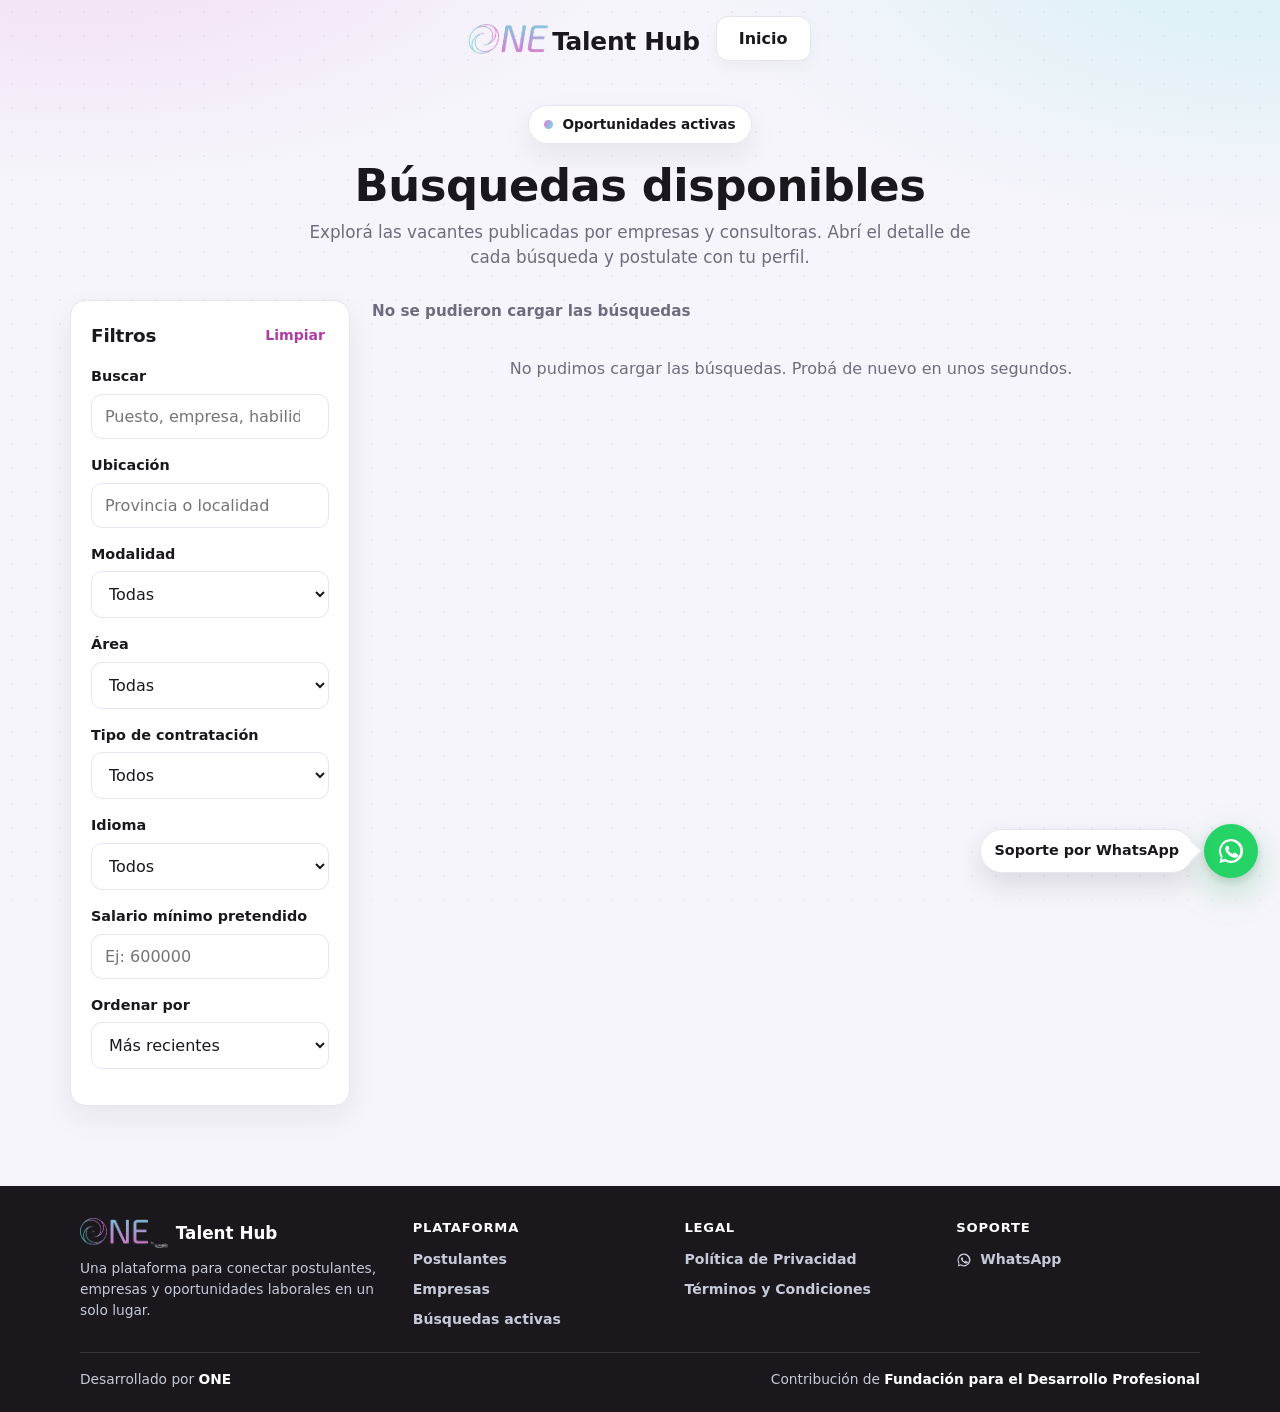
<file: busquedas.html>
<!DOCTYPE html>
<html lang="es">
<head>
<meta charset="UTF-8">
<meta name="viewport" content="width=device-width, initial-scale=1.0">
<title>ONE Talent Hub — Búsquedas activas</title>
<link rel="icon" href="assets/favicon.svg" type="image/svg+xml">
<link rel="stylesheet" href="estilos.css">
</head>
<body>
  <div class="appbar">
    <a class="logo" href="index.html"><img class="logo-img" src="assets/logo-trim.png" alt="ONE" onerror="this.style.display='none';this.nextElementSibling.style.display='inline-block'"><span class="ring" style="display:none"></span><span class="marca-txt">Talent Hub</span></a>
    <a class="btn btn-sec" href="index.html">Inicio</a>
  </div>

  <main class="busquedas-publicas" id="busquedasInicio">
    <div class="busquedas-publicas-head">
      <span class="pill"><span class="dot"></span>Oportunidades activas</span>
      <h1>Búsquedas disponibles</h1>
      <p>Explorá las vacantes publicadas por empresas y consultoras. Abrí el detalle de cada búsqueda y postulate con tu perfil.</p>
    </div>
    <section class="busq-layout" aria-label="Listado de búsquedas laborales">
      <aside class="busq-filtros card" aria-label="Filtros">
        <div class="busq-filtros-head">
          <h2>Filtros</h2>
          <button type="button" class="busq-limpiar" id="busqLimpiar">Limpiar</button>
        </div>

        <div class="campo">
          <label for="filtroTexto">Buscar</label>
          <input id="filtroTexto" type="search" placeholder="Puesto, empresa, habilidad...">
        </div>

        <div class="campo">
          <label for="filtroUbicacion">Ubicación</label>
          <input id="filtroUbicacion" type="search" placeholder="Provincia o localidad">
        </div>

        <div class="campo">
          <label for="filtroModalidad">Modalidad</label>
          <select id="filtroModalidad">
            <option value="">Todas</option>
          </select>
        </div>

        <div class="campo">
          <label for="filtroArea">Área</label>
          <select id="filtroArea">
            <option value="">Todas</option>
          </select>
        </div>

        <div class="campo">
          <label for="filtroContrato">Tipo de contratación</label>
          <select id="filtroContrato">
            <option value="">Todos</option>
          </select>
        </div>

        <div class="campo">
          <label for="filtroIdioma">Idioma</label>
          <select id="filtroIdioma">
            <option value="">Todos</option>
          </select>
        </div>

        <div class="campo">
          <label for="filtroSalario">Salario mínimo pretendido</label>
          <input id="filtroSalario" type="number" min="0" step="10000" placeholder="Ej: 600000">
        </div>

        <div class="campo">
          <label for="filtroOrden">Ordenar por</label>
          <select id="filtroOrden">
            <option value="recientes">Más recientes</option>
            <option value="puesto">Puesto A-Z</option>
            <option value="empresa">Empresa A-Z</option>
            <option value="salario">Mejor salario</option>
          </select>
        </div>
      </aside>

      <section class="busq-resultados" aria-live="polite">
        <div class="busq-resultados-head">
          <p id="busqResumen">Cargando búsquedas...</p>
        </div>
        <div class="busq-inicio-estado" id="busqInicioEstado">Cargando búsquedas...</div>
        <div class="busq-inicio-grid" id="busqInicioGrid"></div>
      </section>
    </section>
  </main>

  <div class="bd-overlay oculto" id="bdOverlay" role="dialog" aria-modal="true">
    <div class="bd-modal" id="bdModal"></div>
  </div>

  <div class="whatsapp-float">
    <span class="whatsapp-float__bubble">¿Necesitás ayuda?</span>
    <a class="whatsapp-float__icon" href="https://wa.me/message/IKT5STIPRP56J1" target="_blank" rel="noopener" aria-label="Consultar por WhatsApp">
      <svg viewBox="0 0 32 32" focusable="false" aria-hidden="true">
        <path d="M16 3.2A12.8 12.8 0 0 0 5.1 22.7L3.7 28.8l6.2-1.6A12.8 12.8 0 1 0 16 3.2Zm0 23.1c-2.1 0-4.1-.6-5.8-1.8l-.4-.2-3.7 1 1-3.6-.3-.4A10.3 10.3 0 1 1 16 26.3Zm5.8-7.7c-.3-.2-1.9-.9-2.2-1-.3-.1-.5-.2-.7.2-.2.3-.8 1-.9 1.2-.2.2-.3.2-.6.1-.3-.2-1.3-.5-2.4-1.5-.9-.8-1.5-1.8-1.7-2.1-.2-.3 0-.5.1-.6l.5-.6c.2-.2.2-.3.3-.5.1-.2 0-.4 0-.6-.1-.2-.7-1.7-1-2.3-.3-.6-.5-.5-.7-.5h-.6c-.2 0-.6.1-.9.4-.3.3-1.2 1.2-1.2 2.9s1.2 3.3 1.4 3.5c.2.2 2.4 3.7 5.9 5.1.8.4 1.5.6 2 .7.8.3 1.6.2 2.2.1.7-.1 1.9-.8 2.2-1.5.3-.8.3-1.4.2-1.5-.2-.2-.5-.3-.8-.4Z"/>
      </svg>
    </a>
  </div>

  <footer class="site-footer site-footer--full">
    <div class="footer-columns">
      <div class="footer-brand">
        <div class="footer-brand-row">
          <img class="footer-logo" src="assets/logo2-trim.png" alt="ONE">
          <span>Talent Hub</span>
        </div>
        <p>Una plataforma para conectar postulantes, empresas y oportunidades laborales en un solo lugar.</p>
      </div>
      <nav class="footer-col" aria-label="Plataforma">
        <h3>Plataforma</h3>
        <a href="postular.html">Postulantes</a>
        <a href="empresas.html">Empresas</a>
        <a href="busquedas.html">Búsquedas activas</a>
      </nav>
      <nav class="footer-col" aria-label="Legal">
        <h3>Legal</h3>
        <a href="politica-privacidad.html">Política de Privacidad</a>
        <a href="terminos-condiciones.html">Términos y Condiciones</a>
      </nav>
      <div class="footer-col">
        <h3>Soporte</h3>
        <a class="footer-contact" href="https://wa.me/message/IKT5STIPRP56J1" target="_blank" rel="noopener">
          <svg viewBox="0 0 32 32" aria-hidden="true" focusable="false">
            <path d="M16 3.2A12.8 12.8 0 0 0 5.1 22.7L3.7 28.8l6.2-1.6A12.8 12.8 0 1 0 16 3.2Zm0 23.1c-2.1 0-4.1-.6-5.8-1.8l-.4-.2-3.7 1 1-3.6-.3-.4A10.3 10.3 0 1 1 16 26.3Zm5.8-7.7c-.3-.2-1.9-.9-2.2-1-.3-.1-.5-.2-.7.2-.2.3-.8 1-.9 1.2-.2.2-.3.2-.6.1-.3-.2-1.3-.5-2.4-1.5-.9-.8-1.5-1.8-1.7-2.1-.2-.3 0-.5.1-.6l.5-.6c.2-.2.2-.3.3-.5.1-.2 0-.4 0-.6-.1-.2-.7-1.7-1-2.3-.3-.6-.5-.5-.7-.5h-.6c-.2 0-.6.1-.9.4-.3.3-1.2 1.2-1.2 2.9s1.2 3.3 1.4 3.5c.2.2 2.4 3.7 5.9 5.1.8.4 1.5.6 2 .7.8.3 1.6.2 2.2.1.7-.1 1.9-.8 2.2-1.5.3-.8.3-1.4.2-1.5-.2-.2-.5-.3-.8-.4Z"/>
          </svg>
          WhatsApp
        </a>
      </div>
    </div>
    <div class="footer-bottom">
      <p>Desarrollado por <strong>ONE</strong></p>
      <p>Contribución de <strong>Fundación para el Desarrollo Profesional</strong></p>
    </div>
  </footer>

  <script src="config.js"></script>
  <script src="soporte.js"></script>
  <script src="busquedas-publicas.js"></script>
</body>
</html>
</file>
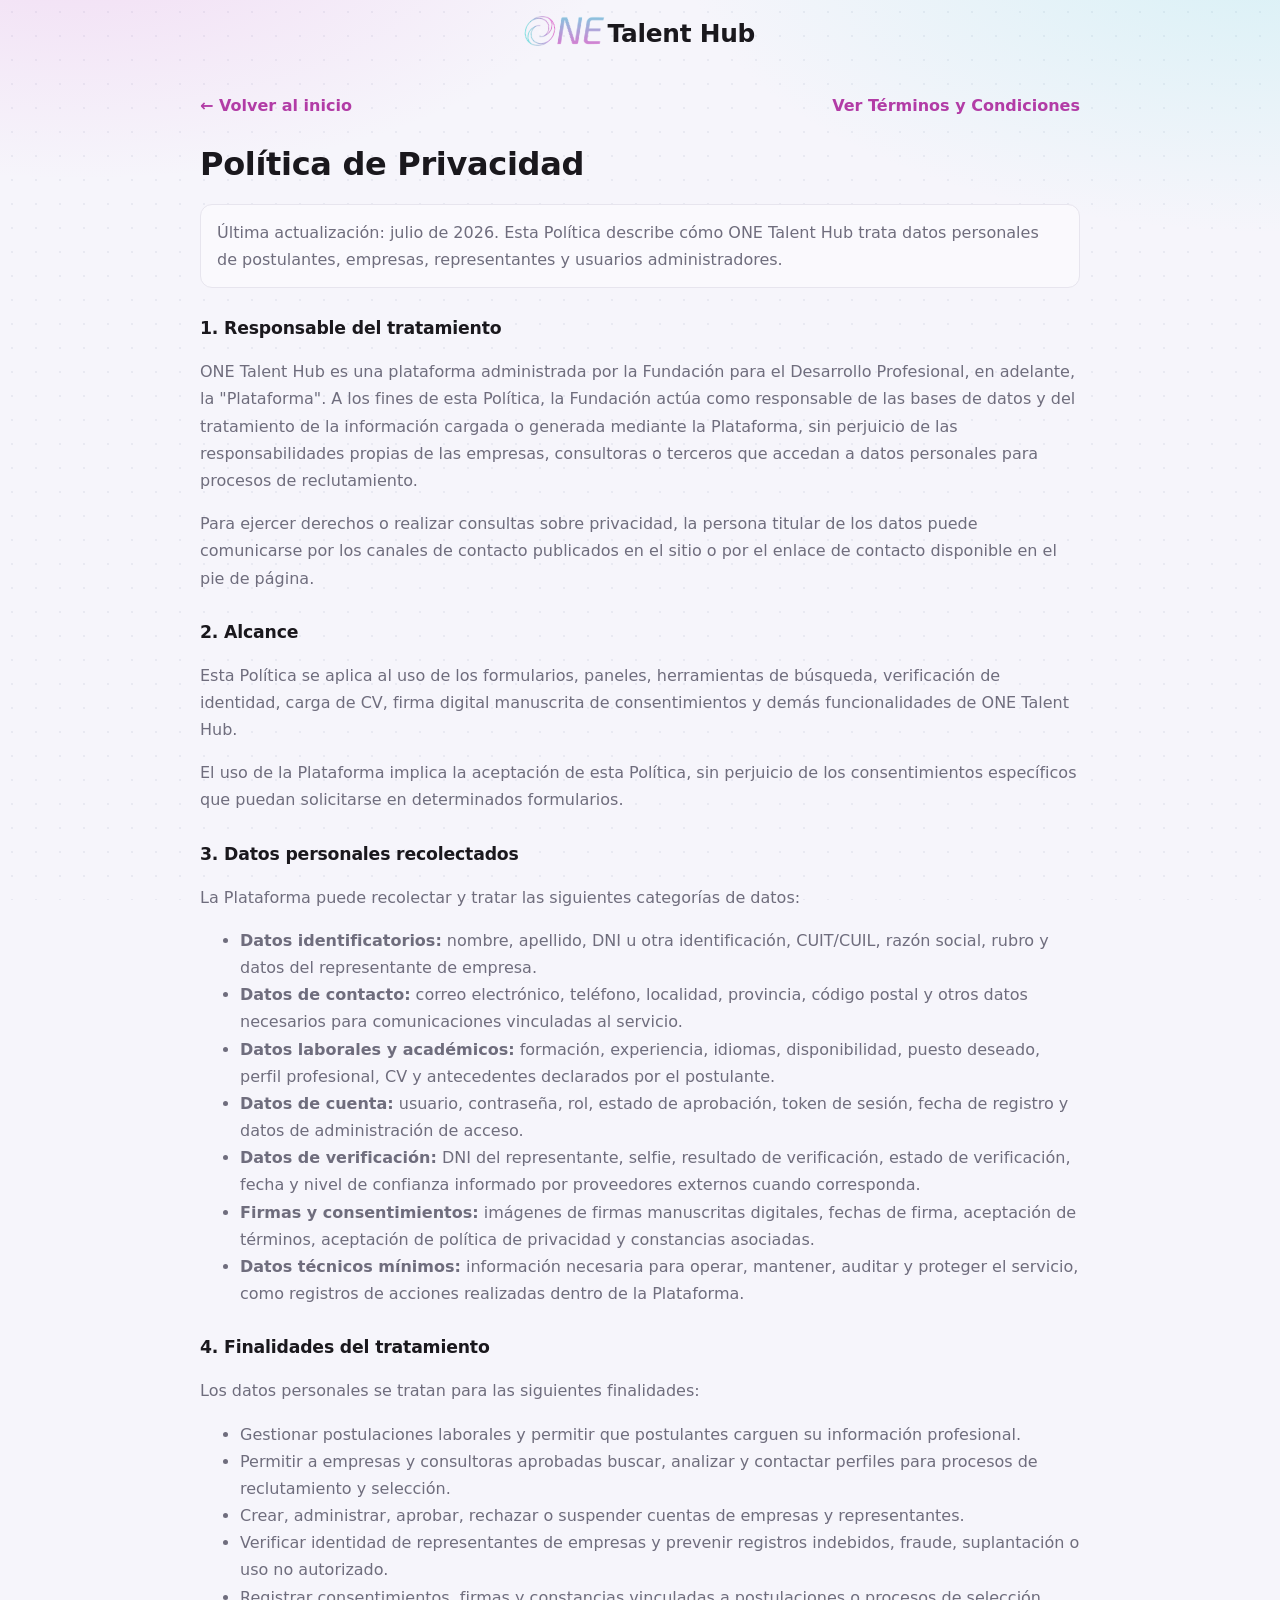
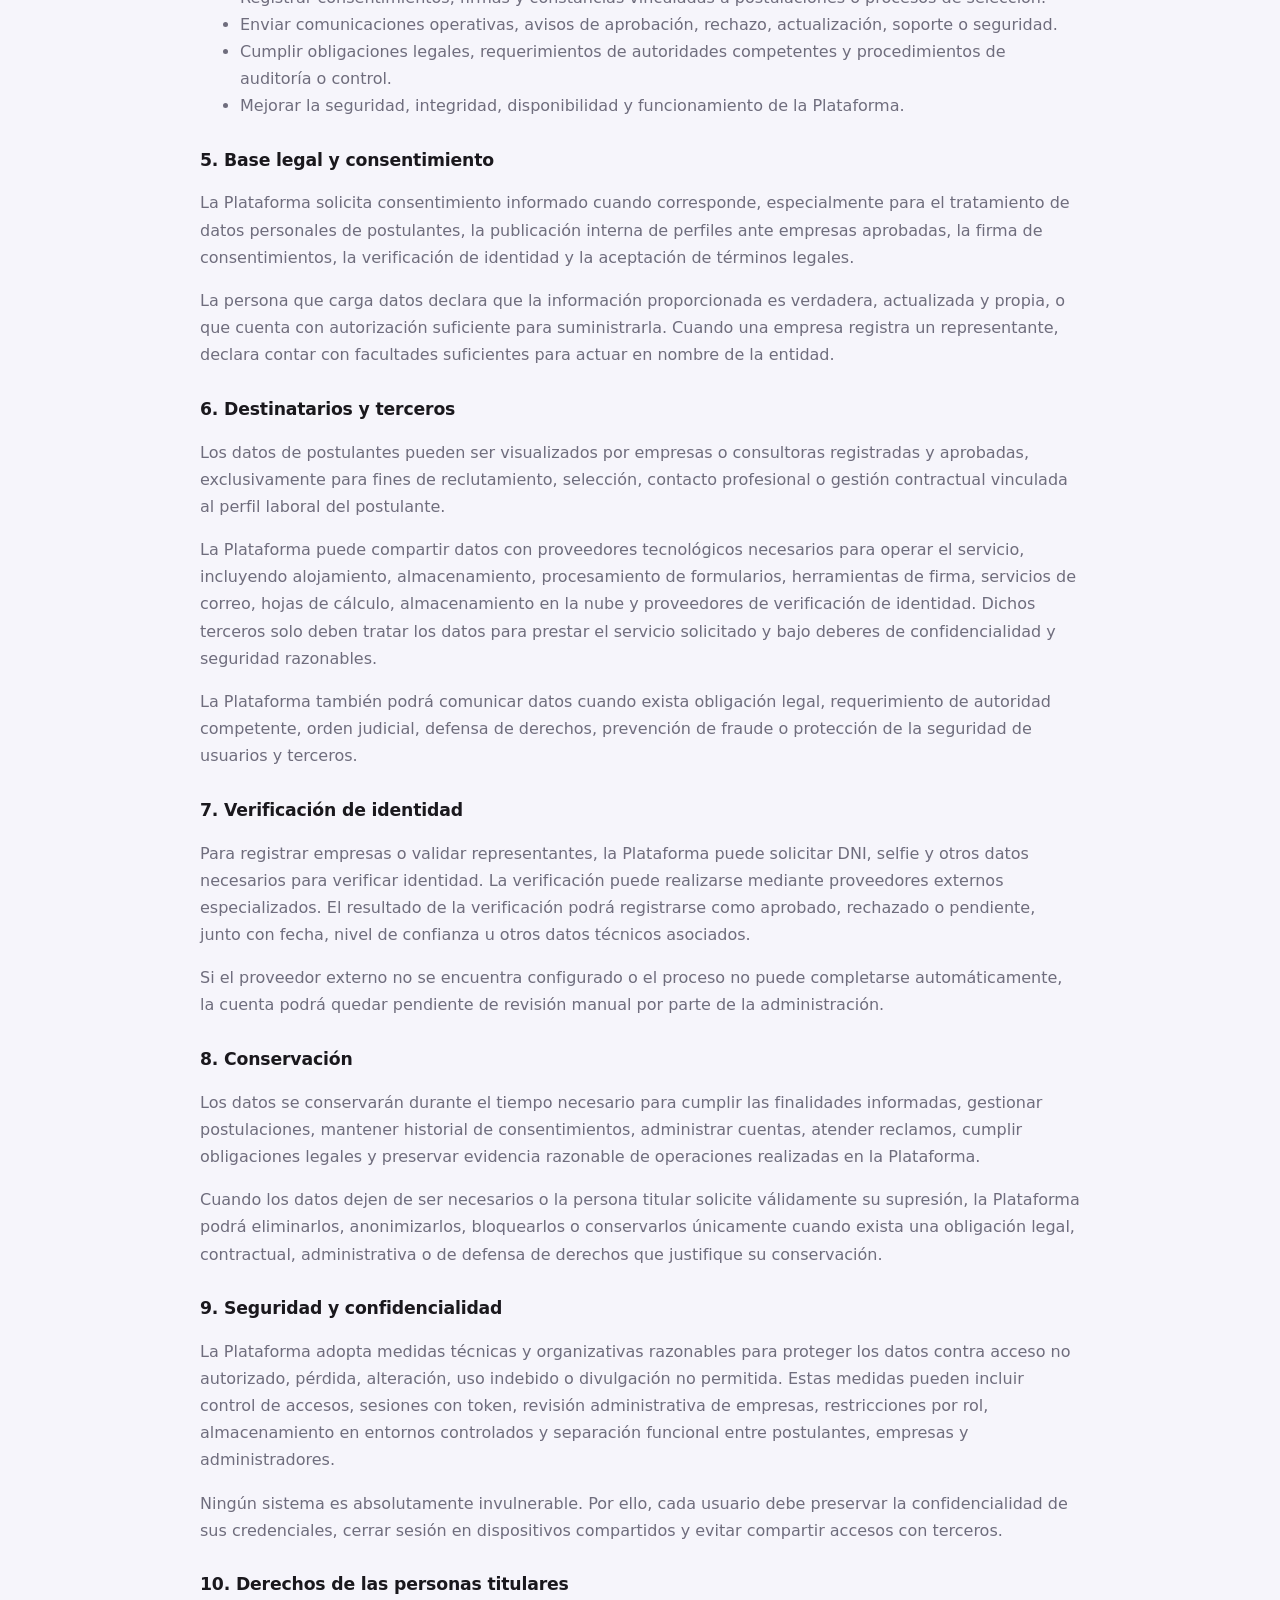
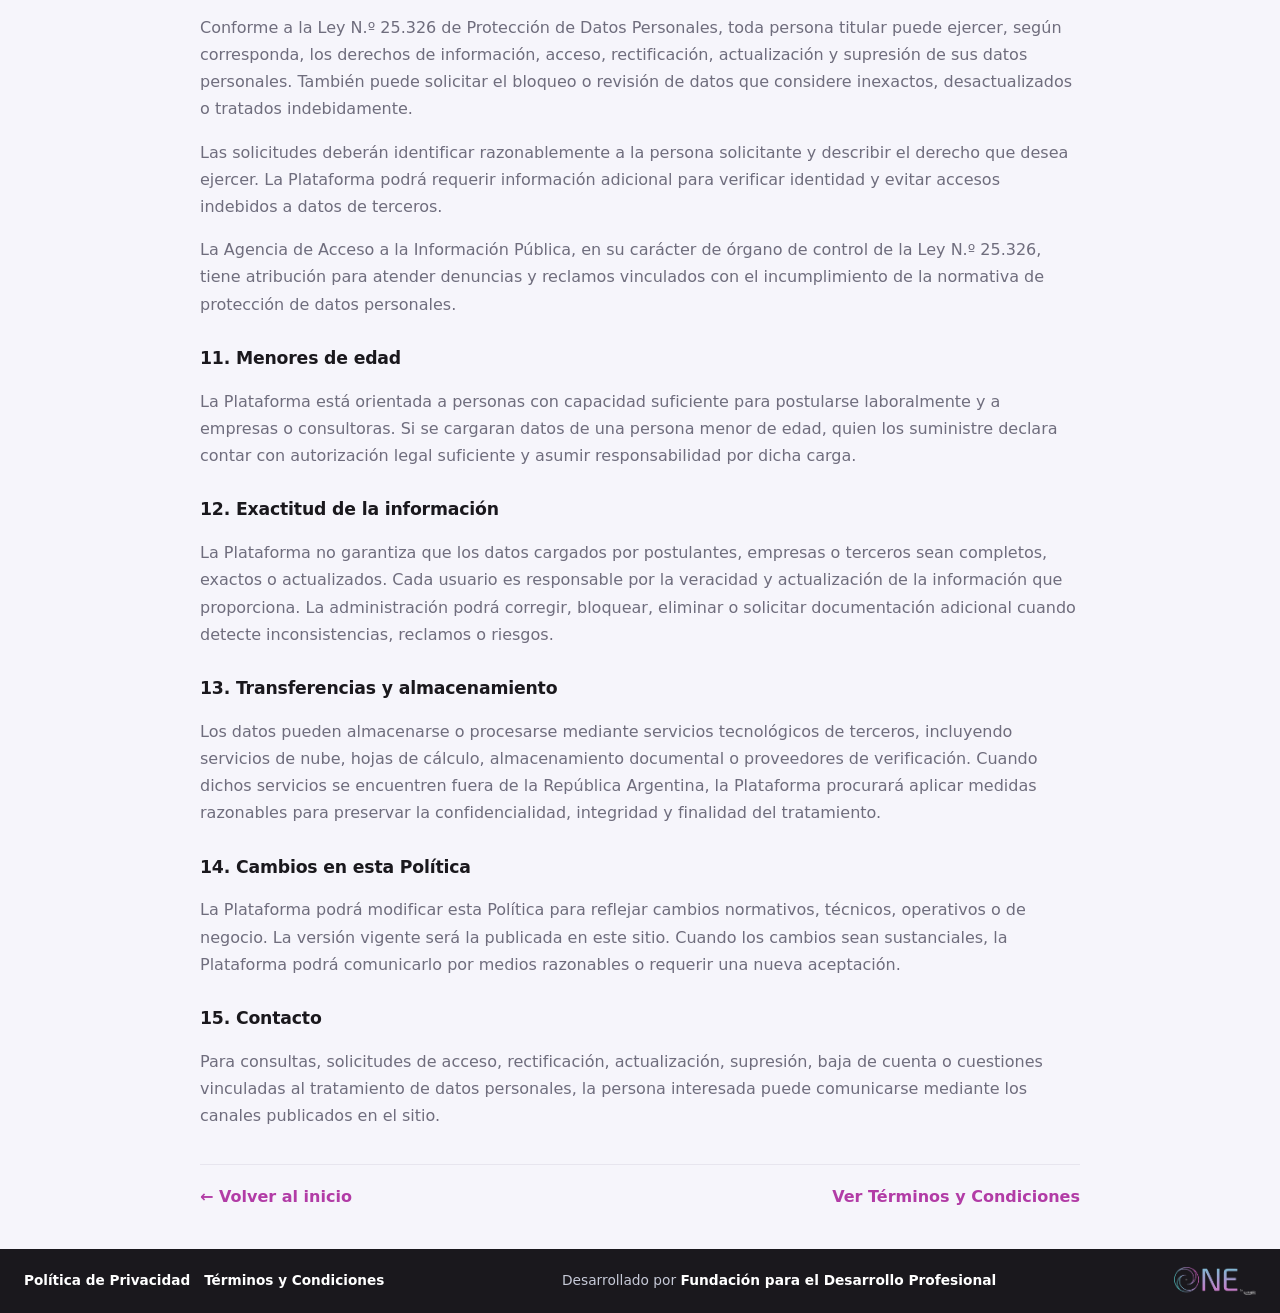
<file: politica-privacidad.html>
<!doctype html>
<html lang="es">
<head>
  <meta charset="utf-8">
  <meta name="viewport" content="width=device-width, initial-scale=1">
  <title>Política de Privacidad | ONE Talent Hub</title>
<link rel="icon" href="assets/favicon.svg" type="image/svg+xml">
<link rel="stylesheet" href="estilos.css">
  <style>
    .legal-wrap { max-width: 920px; margin: 0 auto; padding: 32px 20px 40px; }
    .legal-wrap h1 { margin-bottom: 8px; }
    .legal-wrap h2 { margin-top: 28px; font-size: 1.08rem; }
    .legal-wrap p, .legal-wrap li { color: var(--muted); line-height: 1.7; }
    .legal-note { border: 1px solid var(--borde); background: #faf9fd; border-radius: 12px; padding: 14px 16px; }
    .legal-top { display: flex; justify-content: space-between; align-items: center; gap: 12px; margin-bottom: 22px; flex-wrap: wrap; }
    .legal-link { display: inline-flex; align-items: center; gap: 7px; color: var(--acento); font-weight: 700; text-decoration: none; }
    .legal-link:hover { text-decoration: underline; }
    .legal-actions { display: flex; justify-content: space-between; align-items: center; gap: 12px; margin-top: 34px; padding-top: 20px; border-top: 1px solid var(--borde); flex-wrap: wrap; }
    @media (max-width: 640px) { .legal-top, .legal-actions { align-items: flex-start; flex-direction: column; } }
  </style>
</head>
<body>
  <header class="appbar">
    <a class="logo" href="index.html"><img class="logo-img" src="assets/logo-trim.png" alt="ONE"><span class="marca-txt">Talent Hub</span></a>
  </header>
  <main class="legal-wrap">
    <nav class="legal-top" aria-label="Navegación legal">
      <a class="legal-link" href="index.html">← Volver al inicio</a>
      <a class="legal-link" href="terminos-condiciones.html">Ver Términos y Condiciones</a>
    </nav>
    <h1>Política de Privacidad</h1>
    <p class="legal-note">Última actualización: julio de 2026. Esta Política describe cómo ONE Talent Hub trata datos personales de postulantes, empresas, representantes y usuarios administradores.</p>

    <h2>1. Responsable del tratamiento</h2>
    <p>ONE Talent Hub es una plataforma administrada por la Fundación para el Desarrollo Profesional, en adelante, la "Plataforma". A los fines de esta Política, la Fundación actúa como responsable de las bases de datos y del tratamiento de la información cargada o generada mediante la Plataforma, sin perjuicio de las responsabilidades propias de las empresas, consultoras o terceros que accedan a datos personales para procesos de reclutamiento.</p>
    <p>Para ejercer derechos o realizar consultas sobre privacidad, la persona titular de los datos puede comunicarse por los canales de contacto publicados en el sitio o por el enlace de contacto disponible en el pie de página.</p>

    <h2>2. Alcance</h2>
    <p>Esta Política se aplica al uso de los formularios, paneles, herramientas de búsqueda, verificación de identidad, carga de CV, firma digital manuscrita de consentimientos y demás funcionalidades de ONE Talent Hub.</p>
    <p>El uso de la Plataforma implica la aceptación de esta Política, sin perjuicio de los consentimientos específicos que puedan solicitarse en determinados formularios.</p>

    <h2>3. Datos personales recolectados</h2>
    <p>La Plataforma puede recolectar y tratar las siguientes categorías de datos:</p>
    <ul>
      <li><strong>Datos identificatorios:</strong> nombre, apellido, DNI u otra identificación, CUIT/CUIL, razón social, rubro y datos del representante de empresa.</li>
      <li><strong>Datos de contacto:</strong> correo electrónico, teléfono, localidad, provincia, código postal y otros datos necesarios para comunicaciones vinculadas al servicio.</li>
      <li><strong>Datos laborales y académicos:</strong> formación, experiencia, idiomas, disponibilidad, puesto deseado, perfil profesional, CV y antecedentes declarados por el postulante.</li>
      <li><strong>Datos de cuenta:</strong> usuario, contraseña, rol, estado de aprobación, token de sesión, fecha de registro y datos de administración de acceso.</li>
      <li><strong>Datos de verificación:</strong> DNI del representante, selfie, resultado de verificación, estado de verificación, fecha y nivel de confianza informado por proveedores externos cuando corresponda.</li>
      <li><strong>Firmas y consentimientos:</strong> imágenes de firmas manuscritas digitales, fechas de firma, aceptación de términos, aceptación de política de privacidad y constancias asociadas.</li>
      <li><strong>Datos técnicos mínimos:</strong> información necesaria para operar, mantener, auditar y proteger el servicio, como registros de acciones realizadas dentro de la Plataforma.</li>
    </ul>

    <h2>4. Finalidades del tratamiento</h2>
    <p>Los datos personales se tratan para las siguientes finalidades:</p>
    <ul>
      <li>Gestionar postulaciones laborales y permitir que postulantes carguen su información profesional.</li>
      <li>Permitir a empresas y consultoras aprobadas buscar, analizar y contactar perfiles para procesos de reclutamiento y selección.</li>
      <li>Crear, administrar, aprobar, rechazar o suspender cuentas de empresas y representantes.</li>
      <li>Verificar identidad de representantes de empresas y prevenir registros indebidos, fraude, suplantación o uso no autorizado.</li>
      <li>Registrar consentimientos, firmas y constancias vinculadas a postulaciones o procesos de selección.</li>
      <li>Enviar comunicaciones operativas, avisos de aprobación, rechazo, actualización, soporte o seguridad.</li>
      <li>Cumplir obligaciones legales, requerimientos de autoridades competentes y procedimientos de auditoría o control.</li>
      <li>Mejorar la seguridad, integridad, disponibilidad y funcionamiento de la Plataforma.</li>
    </ul>

    <h2>5. Base legal y consentimiento</h2>
    <p>La Plataforma solicita consentimiento informado cuando corresponde, especialmente para el tratamiento de datos personales de postulantes, la publicación interna de perfiles ante empresas aprobadas, la firma de consentimientos, la verificación de identidad y la aceptación de términos legales.</p>
    <p>La persona que carga datos declara que la información proporcionada es verdadera, actualizada y propia, o que cuenta con autorización suficiente para suministrarla. Cuando una empresa registra un representante, declara contar con facultades suficientes para actuar en nombre de la entidad.</p>

    <h2>6. Destinatarios y terceros</h2>
    <p>Los datos de postulantes pueden ser visualizados por empresas o consultoras registradas y aprobadas, exclusivamente para fines de reclutamiento, selección, contacto profesional o gestión contractual vinculada al perfil laboral del postulante.</p>
    <p>La Plataforma puede compartir datos con proveedores tecnológicos necesarios para operar el servicio, incluyendo alojamiento, almacenamiento, procesamiento de formularios, herramientas de firma, servicios de correo, hojas de cálculo, almacenamiento en la nube y proveedores de verificación de identidad. Dichos terceros solo deben tratar los datos para prestar el servicio solicitado y bajo deberes de confidencialidad y seguridad razonables.</p>
    <p>La Plataforma también podrá comunicar datos cuando exista obligación legal, requerimiento de autoridad competente, orden judicial, defensa de derechos, prevención de fraude o protección de la seguridad de usuarios y terceros.</p>

    <h2>7. Verificación de identidad</h2>
    <p>Para registrar empresas o validar representantes, la Plataforma puede solicitar DNI, selfie y otros datos necesarios para verificar identidad. La verificación puede realizarse mediante proveedores externos especializados. El resultado de la verificación podrá registrarse como aprobado, rechazado o pendiente, junto con fecha, nivel de confianza u otros datos técnicos asociados.</p>
    <p>Si el proveedor externo no se encuentra configurado o el proceso no puede completarse automáticamente, la cuenta podrá quedar pendiente de revisión manual por parte de la administración.</p>

    <h2>8. Conservación</h2>
    <p>Los datos se conservarán durante el tiempo necesario para cumplir las finalidades informadas, gestionar postulaciones, mantener historial de consentimientos, administrar cuentas, atender reclamos, cumplir obligaciones legales y preservar evidencia razonable de operaciones realizadas en la Plataforma.</p>
    <p>Cuando los datos dejen de ser necesarios o la persona titular solicite válidamente su supresión, la Plataforma podrá eliminarlos, anonimizarlos, bloquearlos o conservarlos únicamente cuando exista una obligación legal, contractual, administrativa o de defensa de derechos que justifique su conservación.</p>

    <h2>9. Seguridad y confidencialidad</h2>
    <p>La Plataforma adopta medidas técnicas y organizativas razonables para proteger los datos contra acceso no autorizado, pérdida, alteración, uso indebido o divulgación no permitida. Estas medidas pueden incluir control de accesos, sesiones con token, revisión administrativa de empresas, restricciones por rol, almacenamiento en entornos controlados y separación funcional entre postulantes, empresas y administradores.</p>
    <p>Ningún sistema es absolutamente invulnerable. Por ello, cada usuario debe preservar la confidencialidad de sus credenciales, cerrar sesión en dispositivos compartidos y evitar compartir accesos con terceros.</p>

    <h2>10. Derechos de las personas titulares</h2>
    <p>Conforme a la Ley N.º 25.326 de Protección de Datos Personales, toda persona titular puede ejercer, según corresponda, los derechos de información, acceso, rectificación, actualización y supresión de sus datos personales. También puede solicitar el bloqueo o revisión de datos que considere inexactos, desactualizados o tratados indebidamente.</p>
    <p>Las solicitudes deberán identificar razonablemente a la persona solicitante y describir el derecho que desea ejercer. La Plataforma podrá requerir información adicional para verificar identidad y evitar accesos indebidos a datos de terceros.</p>
    <p>La Agencia de Acceso a la Información Pública, en su carácter de órgano de control de la Ley N.º 25.326, tiene atribución para atender denuncias y reclamos vinculados con el incumplimiento de la normativa de protección de datos personales.</p>

    <h2>11. Menores de edad</h2>
    <p>La Plataforma está orientada a personas con capacidad suficiente para postularse laboralmente y a empresas o consultoras. Si se cargaran datos de una persona menor de edad, quien los suministre declara contar con autorización legal suficiente y asumir responsabilidad por dicha carga.</p>

    <h2>12. Exactitud de la información</h2>
    <p>La Plataforma no garantiza que los datos cargados por postulantes, empresas o terceros sean completos, exactos o actualizados. Cada usuario es responsable por la veracidad y actualización de la información que proporciona. La administración podrá corregir, bloquear, eliminar o solicitar documentación adicional cuando detecte inconsistencias, reclamos o riesgos.</p>

    <h2>13. Transferencias y almacenamiento</h2>
    <p>Los datos pueden almacenarse o procesarse mediante servicios tecnológicos de terceros, incluyendo servicios de nube, hojas de cálculo, almacenamiento documental o proveedores de verificación. Cuando dichos servicios se encuentren fuera de la República Argentina, la Plataforma procurará aplicar medidas razonables para preservar la confidencialidad, integridad y finalidad del tratamiento.</p>

    <h2>14. Cambios en esta Política</h2>
    <p>La Plataforma podrá modificar esta Política para reflejar cambios normativos, técnicos, operativos o de negocio. La versión vigente será la publicada en este sitio. Cuando los cambios sean sustanciales, la Plataforma podrá comunicarlo por medios razonables o requerir una nueva aceptación.</p>

    <h2>15. Contacto</h2>
    <p>Para consultas, solicitudes de acceso, rectificación, actualización, supresión, baja de cuenta o cuestiones vinculadas al tratamiento de datos personales, la persona interesada puede comunicarse mediante los canales publicados en el sitio.</p>
    <nav class="legal-actions" aria-label="Acciones legales">
      <a class="legal-link" href="index.html">← Volver al inicio</a>
      <a class="legal-link" href="terminos-condiciones.html">Ver Términos y Condiciones</a>
    </nav>
  </main>
  <footer class="site-footer site-footer--compact">
    <div class="footer-links">
      <a href="politica-privacidad.html">Política de Privacidad</a>
      <a href="terminos-condiciones.html">Términos y Condiciones</a>
    </div>
    <p class="footer-credit">Desarrollado por <strong>Fundación para el Desarrollo Profesional</strong></p>
    <img class="footer-logo" src="assets/logo2-trim.png" alt="ONE">
  </footer>
</body>
</html>
</file>
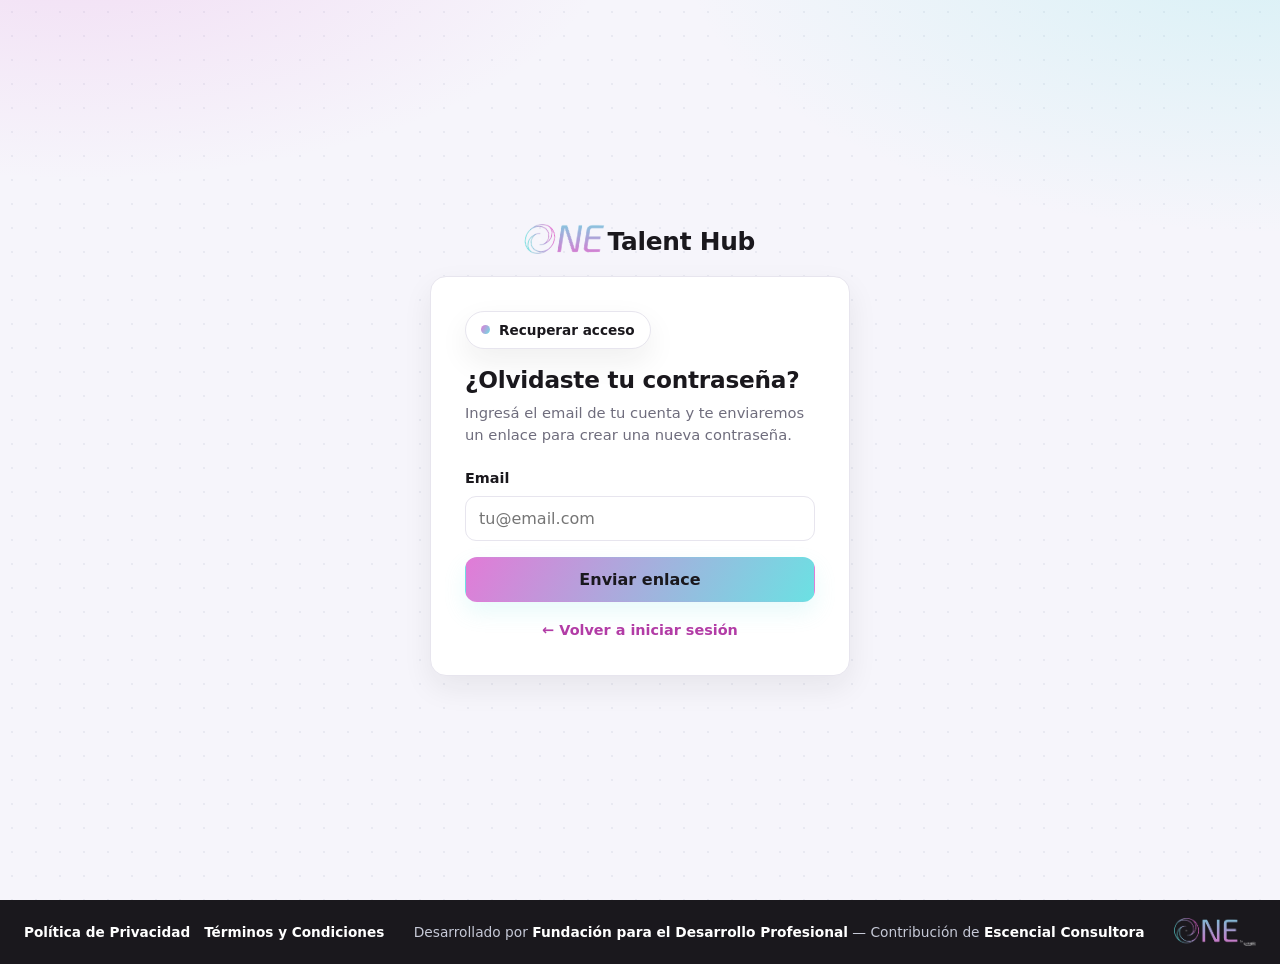
<file: recuperar.html>
<!DOCTYPE html>
<html lang="es">
<head>
<meta charset="UTF-8">
<meta name="viewport" content="width=device-width, initial-scale=1.0">
<title>ONE Talent Hub — Recuperar contraseña</title>
<link rel="icon" href="assets/favicon.svg" type="image/svg+xml">
<link rel="stylesheet" href="estilos.css">
<style>
  .rec-wrap { min-height: 100vh; display: flex; flex-direction: column; align-items: center; justify-content: center; padding: 24px 16px; gap: 22px; }
  .rec-card { padding: 34px; width: 100%; max-width: 420px; }
  .rec-card h1 { font-size: 1.45rem; margin: 14px 0 4px; }
  .rec-card > p.sub { color: var(--muted); margin: 0 0 22px; font-size: .92rem; }
  .msg { font-size: .9rem; margin-top: 14px; padding: 12px 14px; border-radius: 10px; display: none; line-height: 1.45; }
  .msg.ok { background: rgba(18,185,129,.12); color: #0f766e; display: block; }
  .msg.err { background: rgba(209,67,111,.12); color: var(--error); display: block; }
  .rec-card .alt { text-align: center; margin: 18px 0 0; font-size: .9rem; color: var(--muted); }
  .rec-card .alt a { color: var(--acento); font-weight: 700; text-decoration: none; }
</style>
</head>
<body>

<div class="rec-wrap">
  <a class="logo" href="index.html"><img class="logo-img" src="assets/logo-trim.png" alt="ONE"><span class="marca-txt">Talent Hub</span></a>

  <!-- Paso 1: pedir el enlace por email -->
  <form class="card rec-card oculto" id="formPedir" novalidate>
    <span class="pill"><span class="dot"></span>Recuperar acceso</span>
    <h1>¿Olvidaste tu contraseña?</h1>
    <p class="sub">Ingresá el email de tu cuenta y te enviaremos un enlace para crear una nueva contraseña.</p>
    <div class="campo"><label for="email">Email</label>
      <input id="email" type="email" autocomplete="username" required placeholder="tu@email.com"></div>
    <button class="btn btn-prim btn-w" id="btnPedir" type="submit">Enviar enlace</button>
    <div class="msg" id="msgPedir"></div>
    <p class="alt"><a id="volverLogin1" href="empresas.html">← Volver a iniciar sesión</a></p>
  </form>

  <!-- Paso 2: crear la nueva contraseña (con token del enlace) -->
  <form class="card rec-card oculto" id="formNueva" novalidate>
    <span class="pill"><span class="dot"></span>Nueva contraseña</span>
    <h1>Creá tu nueva contraseña</h1>
    <p class="sub">Elegí una contraseña de al menos 6 caracteres.</p>
    <div class="campo"><label for="nueva">Nueva contraseña</label>
      <input id="nueva" type="password" autocomplete="new-password" minlength="6" required></div>
    <div class="campo"><label for="nueva2">Repetir contraseña</label>
      <input id="nueva2" type="password" autocomplete="new-password" minlength="6" required></div>
    <button class="btn btn-prim btn-w" id="btnNueva" type="submit">Guardar contraseña</button>
    <div class="msg" id="msgNueva"></div>
    <p class="alt" id="linkLoginNueva" style="display:none"><a id="volverLogin2" href="empresas.html">Ir a iniciar sesión →</a></p>
  </form>
</div>

<script src="config.js"></script>
<script>
  const params = new URLSearchParams(location.search);
  const tipo = (params.get('tipo') === 'postulante') ? 'postulante' : 'empresa';
  const token = (params.get('token') || '').trim();
  const loginUrl = tipo === 'postulante' ? 'postular.html' : 'empresas.html';

  document.getElementById('volverLogin1').href = loginUrl;
  document.getElementById('volverLogin2').href = loginUrl;

  const formPedir = document.getElementById('formPedir');
  const formNueva = document.getElementById('formNueva');

  if (token) formNueva.classList.remove('oculto');
  else formPedir.classList.remove('oculto');

  function mostrarMsg(el, texto, tipoMsg) {
    el.textContent = texto;
    el.className = 'msg ' + tipoMsg;
  }

  /* ---------- Paso 1: pedir enlace ---------- */
  formPedir.addEventListener('submit', async (e) => {
    e.preventDefault();
    const btn = document.getElementById('btnPedir');
    const msg = document.getElementById('msgPedir');
    const email = document.getElementById('email').value.trim();
    if (!email) { mostrarMsg(msg, 'Ingresá tu email.', 'err'); return; }
    btn.disabled = true; btn.textContent = 'Enviando…';
    try {
      const r = await apiCall({ action: 'recuperarPassword', tipo: tipo, email: email });
      if (r.ok) {
        mostrarMsg(msg, r.mensaje || 'Si el email está registrado, te enviamos un enlace.', 'ok');
        formPedir.querySelector('#email').disabled = true;
        btn.textContent = 'Enlace enviado';
      } else {
        mostrarMsg(msg, r.error || 'No se pudo procesar la solicitud.', 'err');
        btn.disabled = false; btn.textContent = 'Enviar enlace';
      }
    } catch (ex) {
      mostrarMsg(msg, ex.message, 'err');
      btn.disabled = false; btn.textContent = 'Enviar enlace';
    }
  });

  /* ---------- Paso 2: guardar nueva contraseña ---------- */
  formNueva.addEventListener('submit', async (e) => {
    e.preventDefault();
    const btn = document.getElementById('btnNueva');
    const msg = document.getElementById('msgNueva');
    const nueva = document.getElementById('nueva').value;
    const nueva2 = document.getElementById('nueva2').value;
    if (nueva.length < 6) { mostrarMsg(msg, 'La contraseña debe tener al menos 6 caracteres.', 'err'); return; }
    if (nueva !== nueva2) { mostrarMsg(msg, 'Las contraseñas no coinciden.', 'err'); return; }
    btn.disabled = true; btn.textContent = 'Guardando…';
    try {
      const r = await apiCall({ action: 'resetearPassword', tipo: tipo, token: token, nuevaPassword: nueva });
      if (r.ok) {
        mostrarMsg(msg, r.mensaje || 'Contraseña actualizada.', 'ok');
        formNueva.querySelector('#nueva').disabled = true;
        formNueva.querySelector('#nueva2').disabled = true;
        btn.style.display = 'none';
        document.getElementById('linkLoginNueva').style.display = 'block';
      } else {
        mostrarMsg(msg, r.error || 'No se pudo actualizar la contraseña.', 'err');
        btn.disabled = false; btn.textContent = 'Guardar contraseña';
      }
    } catch (ex) {
      mostrarMsg(msg, ex.message, 'err');
      btn.disabled = false; btn.textContent = 'Guardar contraseña';
    }
  });
</script>
<footer class="site-footer site-footer--compact">
  <div class="footer-links">
    <a href="politica-privacidad.html">Política de Privacidad</a>
    <a href="terminos-condiciones.html">Términos y Condiciones</a>
  </div>
  <p class="footer-credit">Desarrollado por <strong>Fundación para el Desarrollo Profesional</strong> — Contribución de <strong>Escencial Consultora</strong></p>
  <img class="footer-logo" src="assets/logo2-trim.png" alt="ONE">
</footer>
</body>
</html>
</file>
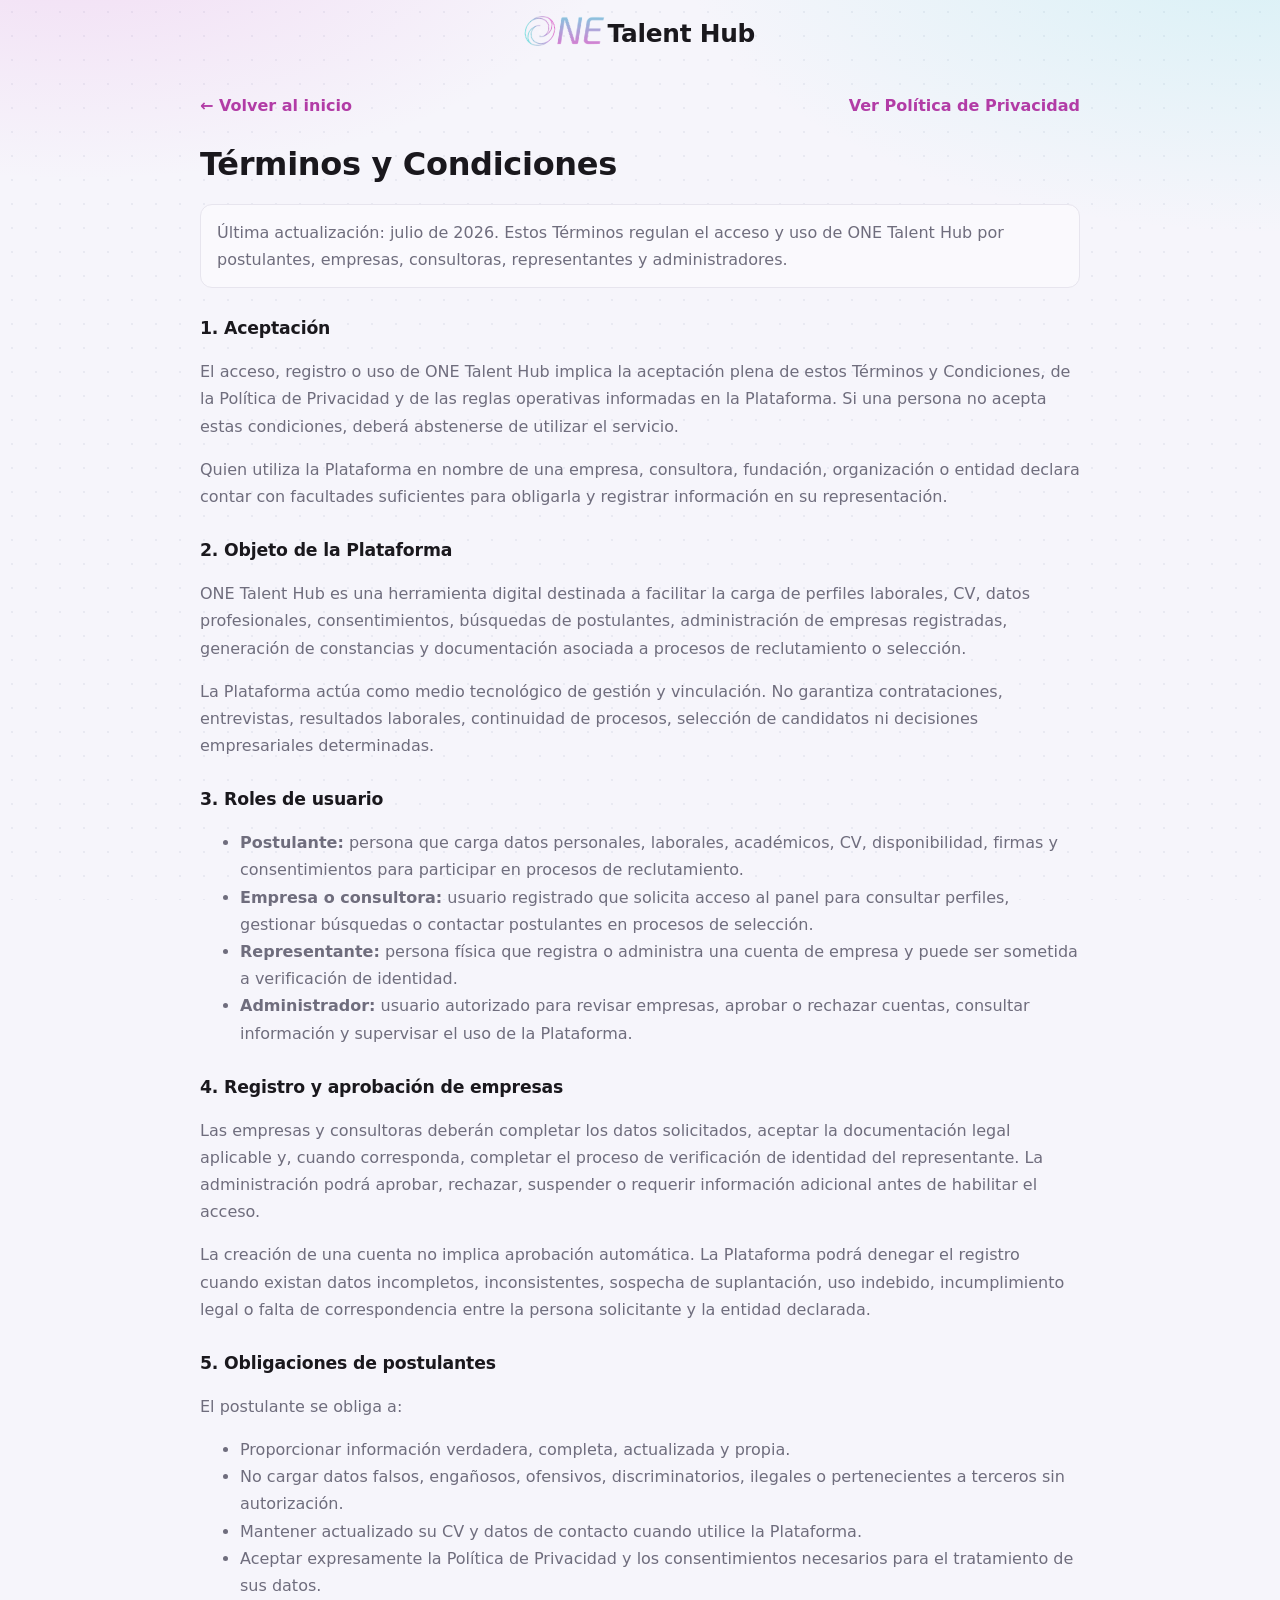
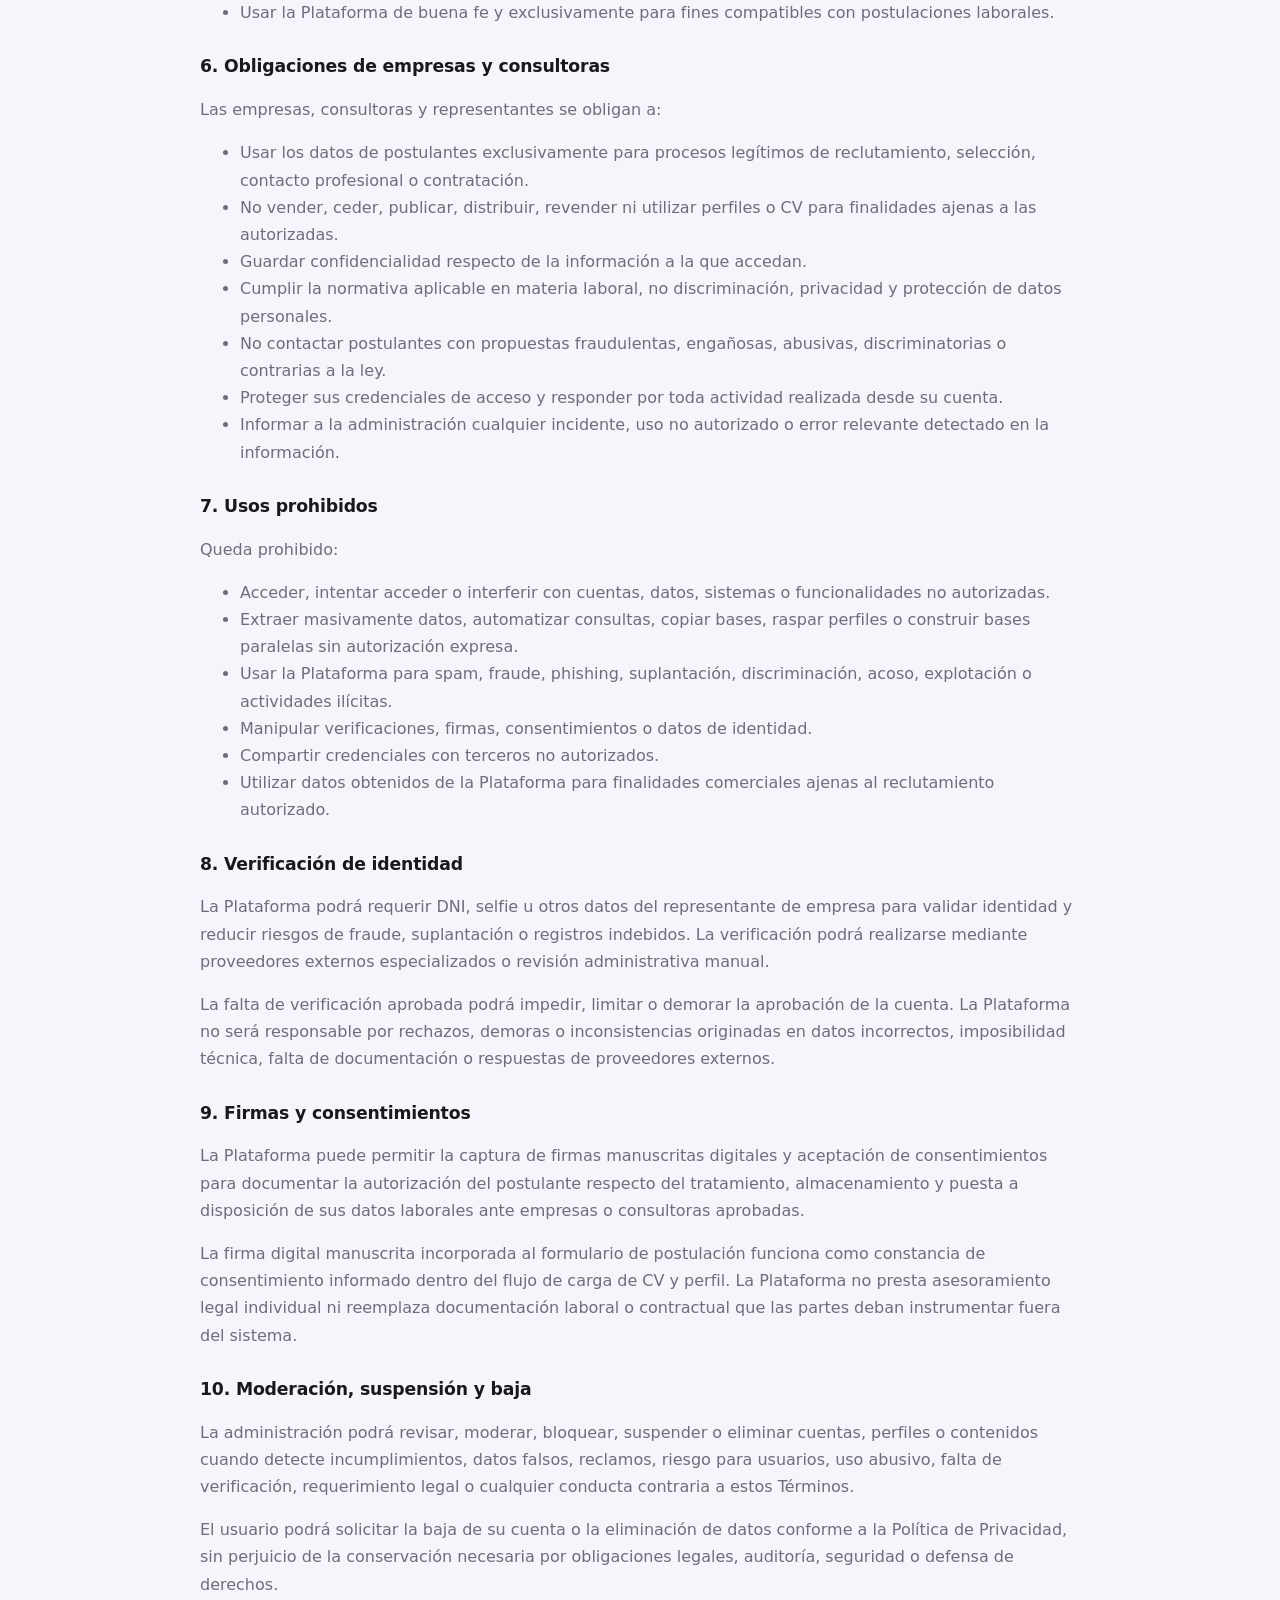
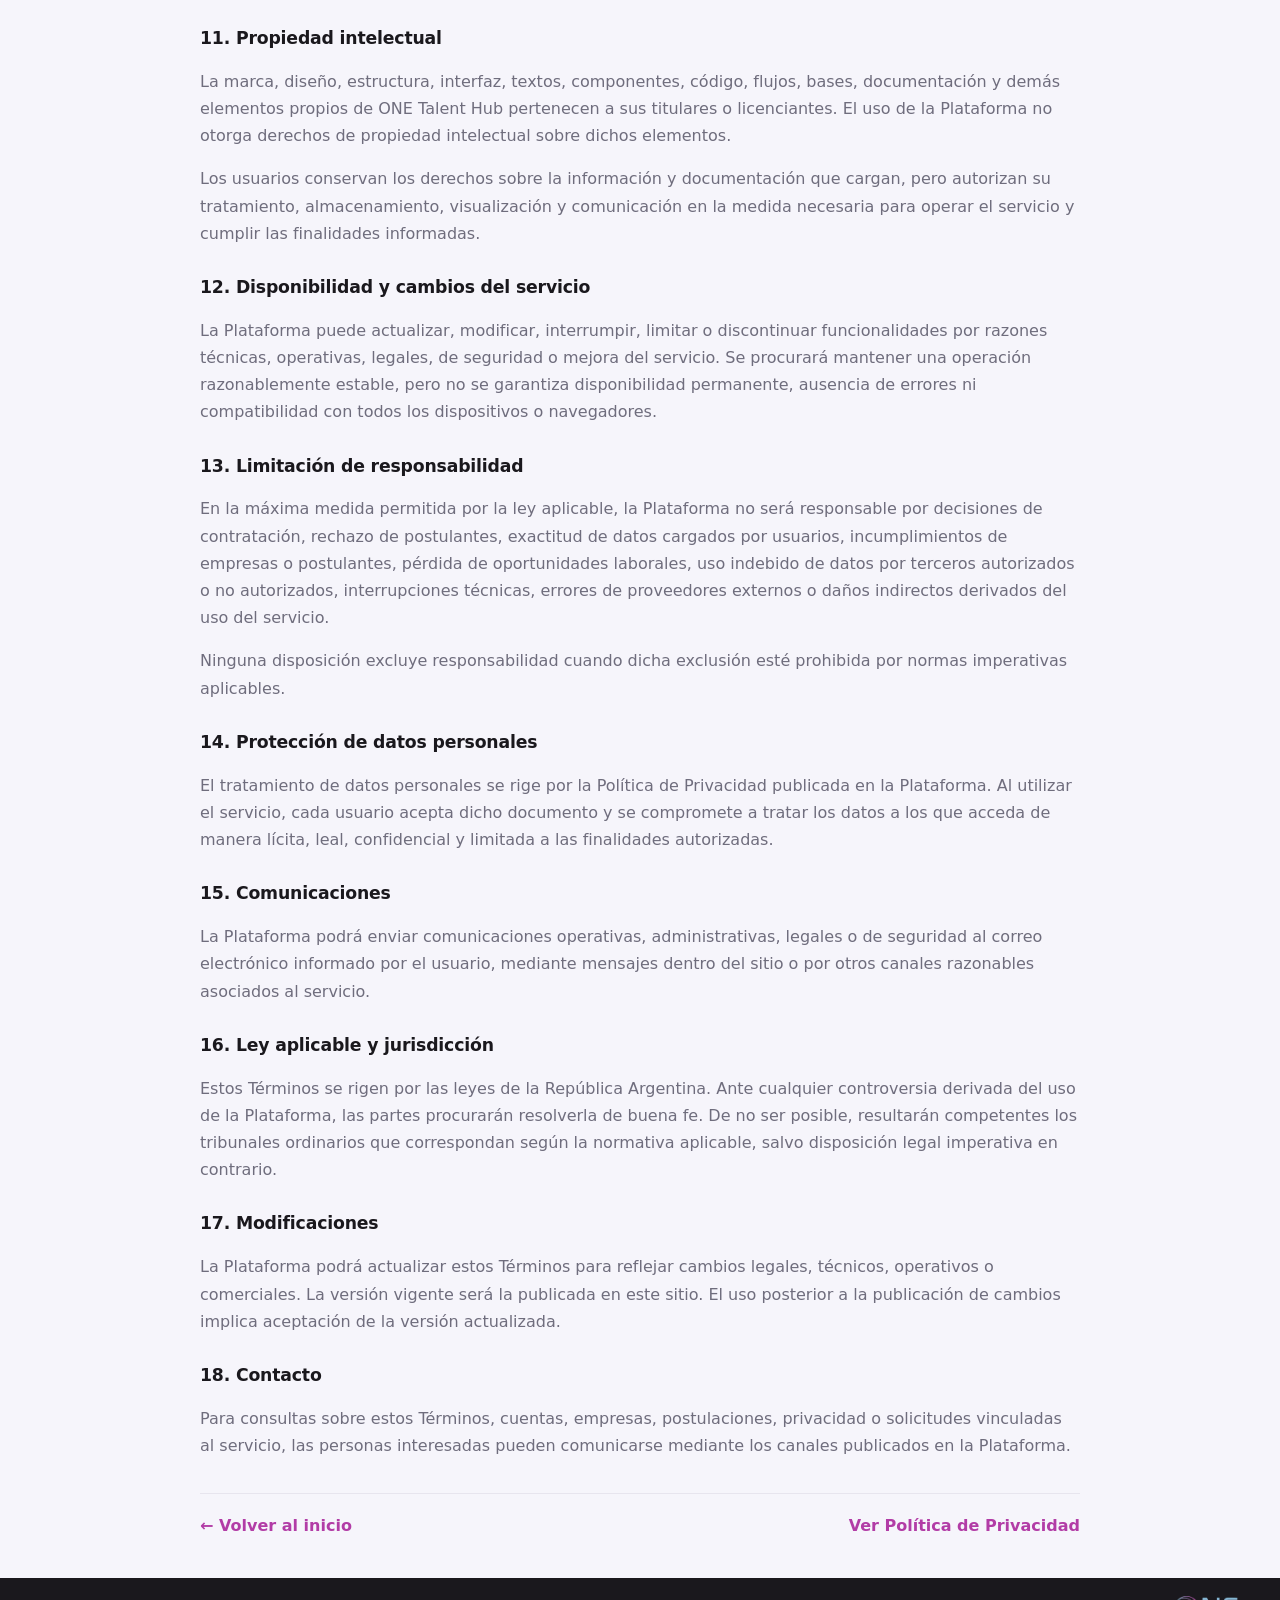
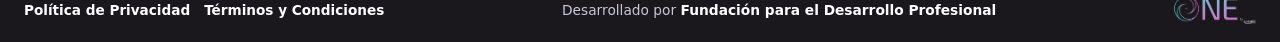
<file: terminos-condiciones.html>
<!doctype html>
<html lang="es">
<head>
  <meta charset="utf-8">
  <meta name="viewport" content="width=device-width, initial-scale=1">
  <title>Términos y Condiciones | ONE Talent Hub</title>
<link rel="icon" href="assets/favicon.svg" type="image/svg+xml">
<link rel="stylesheet" href="estilos.css">
  <style>
    .legal-wrap { max-width: 920px; margin: 0 auto; padding: 32px 20px 40px; }
    .legal-wrap h1 { margin-bottom: 8px; }
    .legal-wrap h2 { margin-top: 28px; font-size: 1.08rem; }
    .legal-wrap p, .legal-wrap li { color: var(--muted); line-height: 1.7; }
    .legal-note { border: 1px solid var(--borde); background: #faf9fd; border-radius: 12px; padding: 14px 16px; }
    .legal-top { display: flex; justify-content: space-between; align-items: center; gap: 12px; margin-bottom: 22px; flex-wrap: wrap; }
    .legal-link { display: inline-flex; align-items: center; gap: 7px; color: var(--acento); font-weight: 700; text-decoration: none; }
    .legal-link:hover { text-decoration: underline; }
    .legal-actions { display: flex; justify-content: space-between; align-items: center; gap: 12px; margin-top: 34px; padding-top: 20px; border-top: 1px solid var(--borde); flex-wrap: wrap; }
    @media (max-width: 640px) { .legal-top, .legal-actions { align-items: flex-start; flex-direction: column; } }
  </style>
</head>
<body>
  <header class="appbar">
    <a class="logo" href="index.html"><img class="logo-img" src="assets/logo-trim.png" alt="ONE"><span class="marca-txt">Talent Hub</span></a>
  </header>
  <main class="legal-wrap">
    <nav class="legal-top" aria-label="Navegación legal">
      <a class="legal-link" href="index.html">← Volver al inicio</a>
      <a class="legal-link" href="politica-privacidad.html">Ver Política de Privacidad</a>
    </nav>
    <h1>Términos y Condiciones</h1>
    <p class="legal-note">Última actualización: julio de 2026. Estos Términos regulan el acceso y uso de ONE Talent Hub por postulantes, empresas, consultoras, representantes y administradores.</p>

    <h2>1. Aceptación</h2>
    <p>El acceso, registro o uso de ONE Talent Hub implica la aceptación plena de estos Términos y Condiciones, de la Política de Privacidad y de las reglas operativas informadas en la Plataforma. Si una persona no acepta estas condiciones, deberá abstenerse de utilizar el servicio.</p>
    <p>Quien utiliza la Plataforma en nombre de una empresa, consultora, fundación, organización o entidad declara contar con facultades suficientes para obligarla y registrar información en su representación.</p>

    <h2>2. Objeto de la Plataforma</h2>
    <p>ONE Talent Hub es una herramienta digital destinada a facilitar la carga de perfiles laborales, CV, datos profesionales, consentimientos, búsquedas de postulantes, administración de empresas registradas, generación de constancias y documentación asociada a procesos de reclutamiento o selección.</p>
    <p>La Plataforma actúa como medio tecnológico de gestión y vinculación. No garantiza contrataciones, entrevistas, resultados laborales, continuidad de procesos, selección de candidatos ni decisiones empresariales determinadas.</p>

    <h2>3. Roles de usuario</h2>
    <ul>
      <li><strong>Postulante:</strong> persona que carga datos personales, laborales, académicos, CV, disponibilidad, firmas y consentimientos para participar en procesos de reclutamiento.</li>
      <li><strong>Empresa o consultora:</strong> usuario registrado que solicita acceso al panel para consultar perfiles, gestionar búsquedas o contactar postulantes en procesos de selección.</li>
      <li><strong>Representante:</strong> persona física que registra o administra una cuenta de empresa y puede ser sometida a verificación de identidad.</li>
      <li><strong>Administrador:</strong> usuario autorizado para revisar empresas, aprobar o rechazar cuentas, consultar información y supervisar el uso de la Plataforma.</li>
    </ul>

    <h2>4. Registro y aprobación de empresas</h2>
    <p>Las empresas y consultoras deberán completar los datos solicitados, aceptar la documentación legal aplicable y, cuando corresponda, completar el proceso de verificación de identidad del representante. La administración podrá aprobar, rechazar, suspender o requerir información adicional antes de habilitar el acceso.</p>
    <p>La creación de una cuenta no implica aprobación automática. La Plataforma podrá denegar el registro cuando existan datos incompletos, inconsistentes, sospecha de suplantación, uso indebido, incumplimiento legal o falta de correspondencia entre la persona solicitante y la entidad declarada.</p>

    <h2>5. Obligaciones de postulantes</h2>
    <p>El postulante se obliga a:</p>
    <ul>
      <li>Proporcionar información verdadera, completa, actualizada y propia.</li>
      <li>No cargar datos falsos, engañosos, ofensivos, discriminatorios, ilegales o pertenecientes a terceros sin autorización.</li>
      <li>Mantener actualizado su CV y datos de contacto cuando utilice la Plataforma.</li>
      <li>Aceptar expresamente la Política de Privacidad y los consentimientos necesarios para el tratamiento de sus datos.</li>
      <li>Usar la Plataforma de buena fe y exclusivamente para fines compatibles con postulaciones laborales.</li>
    </ul>

    <h2>6. Obligaciones de empresas y consultoras</h2>
    <p>Las empresas, consultoras y representantes se obligan a:</p>
    <ul>
      <li>Usar los datos de postulantes exclusivamente para procesos legítimos de reclutamiento, selección, contacto profesional o contratación.</li>
      <li>No vender, ceder, publicar, distribuir, revender ni utilizar perfiles o CV para finalidades ajenas a las autorizadas.</li>
      <li>Guardar confidencialidad respecto de la información a la que accedan.</li>
      <li>Cumplir la normativa aplicable en materia laboral, no discriminación, privacidad y protección de datos personales.</li>
      <li>No contactar postulantes con propuestas fraudulentas, engañosas, abusivas, discriminatorias o contrarias a la ley.</li>
      <li>Proteger sus credenciales de acceso y responder por toda actividad realizada desde su cuenta.</li>
      <li>Informar a la administración cualquier incidente, uso no autorizado o error relevante detectado en la información.</li>
    </ul>

    <h2>7. Usos prohibidos</h2>
    <p>Queda prohibido:</p>
    <ul>
      <li>Acceder, intentar acceder o interferir con cuentas, datos, sistemas o funcionalidades no autorizadas.</li>
      <li>Extraer masivamente datos, automatizar consultas, copiar bases, raspar perfiles o construir bases paralelas sin autorización expresa.</li>
      <li>Usar la Plataforma para spam, fraude, phishing, suplantación, discriminación, acoso, explotación o actividades ilícitas.</li>
      <li>Manipular verificaciones, firmas, consentimientos o datos de identidad.</li>
      <li>Compartir credenciales con terceros no autorizados.</li>
      <li>Utilizar datos obtenidos de la Plataforma para finalidades comerciales ajenas al reclutamiento autorizado.</li>
    </ul>

    <h2>8. Verificación de identidad</h2>
    <p>La Plataforma podrá requerir DNI, selfie u otros datos del representante de empresa para validar identidad y reducir riesgos de fraude, suplantación o registros indebidos. La verificación podrá realizarse mediante proveedores externos especializados o revisión administrativa manual.</p>
    <p>La falta de verificación aprobada podrá impedir, limitar o demorar la aprobación de la cuenta. La Plataforma no será responsable por rechazos, demoras o inconsistencias originadas en datos incorrectos, imposibilidad técnica, falta de documentación o respuestas de proveedores externos.</p>

    <h2>9. Firmas y consentimientos</h2>
    <p>La Plataforma puede permitir la captura de firmas manuscritas digitales y aceptación de consentimientos para documentar la autorización del postulante respecto del tratamiento, almacenamiento y puesta a disposición de sus datos laborales ante empresas o consultoras aprobadas.</p>
    <p>La firma digital manuscrita incorporada al formulario de postulación funciona como constancia de consentimiento informado dentro del flujo de carga de CV y perfil. La Plataforma no presta asesoramiento legal individual ni reemplaza documentación laboral o contractual que las partes deban instrumentar fuera del sistema.</p>

    <h2>10. Moderación, suspensión y baja</h2>
    <p>La administración podrá revisar, moderar, bloquear, suspender o eliminar cuentas, perfiles o contenidos cuando detecte incumplimientos, datos falsos, reclamos, riesgo para usuarios, uso abusivo, falta de verificación, requerimiento legal o cualquier conducta contraria a estos Términos.</p>
    <p>El usuario podrá solicitar la baja de su cuenta o la eliminación de datos conforme a la Política de Privacidad, sin perjuicio de la conservación necesaria por obligaciones legales, auditoría, seguridad o defensa de derechos.</p>

    <h2>11. Propiedad intelectual</h2>
    <p>La marca, diseño, estructura, interfaz, textos, componentes, código, flujos, bases, documentación y demás elementos propios de ONE Talent Hub pertenecen a sus titulares o licenciantes. El uso de la Plataforma no otorga derechos de propiedad intelectual sobre dichos elementos.</p>
    <p>Los usuarios conservan los derechos sobre la información y documentación que cargan, pero autorizan su tratamiento, almacenamiento, visualización y comunicación en la medida necesaria para operar el servicio y cumplir las finalidades informadas.</p>

    <h2>12. Disponibilidad y cambios del servicio</h2>
    <p>La Plataforma puede actualizar, modificar, interrumpir, limitar o discontinuar funcionalidades por razones técnicas, operativas, legales, de seguridad o mejora del servicio. Se procurará mantener una operación razonablemente estable, pero no se garantiza disponibilidad permanente, ausencia de errores ni compatibilidad con todos los dispositivos o navegadores.</p>

    <h2>13. Limitación de responsabilidad</h2>
    <p>En la máxima medida permitida por la ley aplicable, la Plataforma no será responsable por decisiones de contratación, rechazo de postulantes, exactitud de datos cargados por usuarios, incumplimientos de empresas o postulantes, pérdida de oportunidades laborales, uso indebido de datos por terceros autorizados o no autorizados, interrupciones técnicas, errores de proveedores externos o daños indirectos derivados del uso del servicio.</p>
    <p>Ninguna disposición excluye responsabilidad cuando dicha exclusión esté prohibida por normas imperativas aplicables.</p>

    <h2>14. Protección de datos personales</h2>
    <p>El tratamiento de datos personales se rige por la Política de Privacidad publicada en la Plataforma. Al utilizar el servicio, cada usuario acepta dicho documento y se compromete a tratar los datos a los que acceda de manera lícita, leal, confidencial y limitada a las finalidades autorizadas.</p>

    <h2>15. Comunicaciones</h2>
    <p>La Plataforma podrá enviar comunicaciones operativas, administrativas, legales o de seguridad al correo electrónico informado por el usuario, mediante mensajes dentro del sitio o por otros canales razonables asociados al servicio.</p>

    <h2>16. Ley aplicable y jurisdicción</h2>
    <p>Estos Términos se rigen por las leyes de la República Argentina. Ante cualquier controversia derivada del uso de la Plataforma, las partes procurarán resolverla de buena fe. De no ser posible, resultarán competentes los tribunales ordinarios que correspondan según la normativa aplicable, salvo disposición legal imperativa en contrario.</p>

    <h2>17. Modificaciones</h2>
    <p>La Plataforma podrá actualizar estos Términos para reflejar cambios legales, técnicos, operativos o comerciales. La versión vigente será la publicada en este sitio. El uso posterior a la publicación de cambios implica aceptación de la versión actualizada.</p>

    <h2>18. Contacto</h2>
    <p>Para consultas sobre estos Términos, cuentas, empresas, postulaciones, privacidad o solicitudes vinculadas al servicio, las personas interesadas pueden comunicarse mediante los canales publicados en la Plataforma.</p>
    <nav class="legal-actions" aria-label="Acciones legales">
      <a class="legal-link" href="index.html">← Volver al inicio</a>
      <a class="legal-link" href="politica-privacidad.html">Ver Política de Privacidad</a>
    </nav>
  </main>
  <footer class="site-footer site-footer--compact">
    <div class="footer-links">
      <a href="politica-privacidad.html">Política de Privacidad</a>
      <a href="terminos-condiciones.html">Términos y Condiciones</a>
    </div>
    <p class="footer-credit">Desarrollado por <strong>Fundación para el Desarrollo Profesional</strong></p>
    <img class="footer-logo" src="assets/logo2-trim.png" alt="ONE">
  </footer>
</body>
</html>
</file>
<file: estilos.css>
/* ===================================================================
   SISTEMA DE DISEÑO — identidad ONE Core Analytics
   Paleta: #e17bd7 #6be1e3 #e4c76a #c6c9d7 #a4a8c0 #000000 #1a181d
   =================================================================== */

:root {
  --pink:    #e17bd7;
  --cyan:    #6be1e3;
  --gold:    #e4c76a;
  --lavanda: #a86fd8;   /* punto medio del degradado (rosa→cian) */
  --gris-cl: #c6c9d7;
  --gris:    #a4a8c0;
  --negro:   #000000;
  --dark:    #1a181d;

  --texto:  #1a181d;
  --muted:  #6f6d7d;     /* texto secundario legible */
  --acento: #b23ca6;     /* enlaces/acentos (familia rosa, con contraste) */
  --borde:  #e7e5ee;
  --bg:     #f6f5fb;
  --panel:  #ffffff;
  --error:  #d1436f;
  --ok:     #12b981;

  --grad:      linear-gradient(120deg, #e17bd7 0%, #6be1e3 100%);
  --grad-tri:  linear-gradient(120deg, #e17bd7 0%, #a86fd8 45%, #6be1e3 100%);
  --radio: 16px;
  --sombra: 0 12px 30px rgba(26, 24, 29, .07);
}

* { box-sizing: border-box; }

html { -webkit-text-size-adjust: 100%; }

body {
  margin: 0;
  font-family: system-ui, -apple-system, "Segoe UI", Roboto, sans-serif;
  color: var(--texto);
  line-height: 1.5;
  background-color: var(--bg);
  background-image:
    radial-gradient(900px 420px at 6% -8%, rgba(225,123,215,.20), transparent 60%),
    radial-gradient(1000px 480px at 100% -6%, rgba(107,225,227,.22), transparent 60%),
    radial-gradient(rgba(164,168,192,.16) 1px, transparent 1.4px);
  background-size: auto, auto, 24px 24px;
  background-attachment: fixed;
  min-height: 100vh;
  display: flex;
  flex-direction: column;
}

h1, h2, h3 { color: var(--dark); letter-spacing: -.01em; }

/* ---------- Logo / marca ---------- */
.logo { display: inline-flex; align-items: flex-end; gap: 6px; text-decoration: none; color: var(--dark); }
.logo .ring {
  width: 30px; height: 30px; border-radius: 50%; flex: none;
  background: conic-gradient(from 130deg, #6be1e3, #e17bd7, #e4c76a, #6be1e3);
  -webkit-mask: radial-gradient(circle 8.5px at 50% 50%, transparent 96%, #000 0);
          mask: radial-gradient(circle 8.5px at 50% 50%, transparent 96%, #000 0);
}
.logo-img { height: 30px; width: auto; display: block; flex: none; transform: skewX(-9deg); }
.logo .marca-txt {
  font-weight: 700; font-size: 1.55rem;
  letter-spacing: -.01em; line-height: .95;
  color: var(--dark);
}

/* ---------- Barra superior ---------- */
.appbar {
  display: flex; align-items: center; justify-content: space-between; gap: 16px;
  max-width: 1200px; margin: 0 auto; padding: 16px 22px;
}

/* ---------- Botones ---------- */
.btn {
  display: inline-flex; align-items: center; justify-content: center; gap: 8px;
  padding: 12px 22px; border-radius: 12px; border: 1px solid transparent;
  font-weight: 700; font-size: 1rem; font-family: inherit; cursor: pointer;
  line-height: 1.2; text-align: center; text-decoration: none;
  color: var(--dark); -webkit-tap-highlight-color: transparent;
  transition: transform .12s ease, box-shadow .2s ease, filter .2s ease, border-color .2s ease, background .2s ease, color .2s ease;
}
.btn:disabled { opacity: .55; cursor: not-allowed; }
.btn:focus-visible {
  outline: none;
  box-shadow: 0 0 0 3px rgba(225,123,215,.24);
}
.btn:active:not(:disabled) { transform: translateY(0); }
.btn-prim {
  background: var(--grad); color: var(--dark);
  box-shadow: 0 10px 22px rgba(107,225,227,.16);
}
.btn-prim:hover:not(:disabled) {
  transform: translateY(-1px);
  box-shadow: 0 12px 26px rgba(225,123,215,.30);
  filter: saturate(1.05);
}
.btn-sec {
  background: rgba(255,255,255,.9); border-color: var(--borde); color: var(--dark);
  box-shadow: 0 8px 18px rgba(26,24,29,.04);
}
.btn-sec:hover:not(:disabled) {
  transform: translateY(-1px);
  border-color: rgba(178,60,166,.28);
  color: var(--acento);
  background: #fff;
  box-shadow: 0 10px 22px rgba(26,24,29,.08);
}
.btn-w { width: 100%; }
.btn-return {
  min-height: 50px;
  margin-top: 14px;
  font-weight: 800;
}

/* ---------- Tarjetas ---------- */
.card {
  background: var(--panel); border: 1px solid var(--borde);
  border-radius: var(--radio); box-shadow: var(--sombra);
}

/* ---------- Campos de formulario ---------- */
.campo { margin-bottom: 16px; }
.campo label, .lbl { display: block; font-weight: 600; font-size: .9rem; margin-bottom: 6px; color: var(--dark); }
input, select, textarea {
  width: 100%; padding: 12px 13px; border: 1px solid var(--borde);
  border-radius: 11px; font-size: 1rem; font-family: inherit; background: #fff; color: var(--dark);
}
input:focus, select:focus, textarea:focus {
  outline: none; border-color: var(--pink); box-shadow: 0 0 0 3px rgba(225,123,215,.18);
}
textarea { resize: vertical; min-height: 92px; }

/* ---------- Píldora / badge / tiles / gradiente de texto ---------- */
.pill {
  display: inline-flex; align-items: center; gap: 9px; background: #fff;
  border: 1px solid var(--borde); border-radius: 999px; padding: 8px 15px;
  font-size: .85rem; font-weight: 600; color: var(--dark); box-shadow: var(--sombra);
}
.pill .dot { width: 9px; height: 9px; border-radius: 50%; background: var(--grad); flex: none; }

.grad-text {
  background: var(--grad-tri); -webkit-background-clip: text; background-clip: text; color: transparent;
}

.tile {
  width: 56px; height: 56px; border-radius: 16px; display: flex; align-items: center;
  justify-content: center; color: #fff; box-shadow: 0 8px 18px rgba(225,123,215,.25);
}
.tile svg { width: 29px; height: 29px; display: block; }
.tile-a { background: linear-gradient(135deg, #e17bd7, #6be1e3); }
.tile-b { background: linear-gradient(135deg, #a86fd8, #e17bd7); }

.badge {
  display: inline-block; background: rgba(225,123,215,.14); color: var(--acento);
  padding: 3px 10px; border-radius: 999px; font-size: .78rem; font-weight: 600;
}

/* ---------- Búsquedas públicas ---------- */
.busquedas-publicas {
  width: 100%;
  max-width: 1180px;
  margin: 0 auto;
  padding: 28px 20px 80px;
}
.busquedas-publicas-head {
  text-align: center;
  max-width: 680px;
  margin: 0 auto 30px;
}
.busquedas-publicas-head h1 {
  font-size: clamp(2rem, 4vw, 2.8rem);
  line-height: 1.08;
  margin: 18px 0 10px;
}
.busquedas-publicas-head p {
  color: var(--muted);
  font-size: 1.05rem;
  margin: 0;
}
.busq-layout {
  display: grid;
  grid-template-columns: 280px minmax(0, 1fr);
  gap: 22px;
  align-items: start;
}
.busq-filtros {
  position: sticky;
  top: 18px;
  padding: 20px;
}
.busq-filtros-head {
  display: flex;
  align-items: center;
  justify-content: space-between;
  gap: 12px;
  margin-bottom: 16px;
}
.busq-filtros-head h2 {
  margin: 0;
  font-size: 1.15rem;
}
.busq-limpiar {
  border: 0;
  background: transparent;
  color: var(--acento);
  font: inherit;
  font-size: .88rem;
  font-weight: 800;
  cursor: pointer;
  padding: 4px;
}
.busq-limpiar:hover { text-decoration: underline; text-underline-offset: 3px; }
.busq-resultados {
  min-width: 0;
}
.busq-resultados-head {
  display: flex;
  align-items: center;
  justify-content: space-between;
  gap: 12px;
  margin-bottom: 14px;
}
.busq-resultados-head p {
  margin: 0;
  color: var(--muted);
  font-size: .95rem;
  font-weight: 700;
}
.busq-inicio-estado { text-align: center; color: var(--muted); padding: 20px; }
.busq-inicio-grid { display: grid; grid-template-columns: repeat(auto-fill, minmax(270px, 1fr)); gap: 20px; }
.busq-card2 {
  text-decoration: none; color: inherit; overflow: hidden; padding: 0; display: flex; flex-direction: column;
  transition: transform .16s ease, box-shadow .2s ease, border-color .2s ease; cursor: pointer;
}
.busq-card2:hover { transform: translateY(-5px); box-shadow: 0 22px 44px rgba(26,24,29,.14); border-color: var(--pink); }
.busq-card2-top {
  height: 122px;
  background:
    url('assets/busqueda-cover.jpg') center/cover no-repeat,
    #e9d9f6 url('assets/busqueda-cover.svg') center/cover no-repeat;
}
.busq-card2-body { padding: 16px 20px 20px; display: flex; flex-direction: column; gap: 8px; flex: 1; }
.busq-badge2 {
  align-self: flex-start; background: var(--grad); color: var(--dark); font-size: .68rem; font-weight: 800;
  text-transform: uppercase; letter-spacing: .05em; padding: 4px 11px; border-radius: 999px;
}
.busq-card2 h3 { margin: 2px 0 0; font-size: 1.18rem; line-height: 1.2; }
.busq-card2-empresa { margin: 0; color: var(--muted); font-size: .9rem; }
.busq-card2-meta { display: flex; flex-wrap: wrap; gap: 4px 14px; color: var(--muted); font-size: .84rem; margin: 2px 0; }
.busq-card2-meta span { display: inline-flex; align-items: center; gap: 5px; }
.busq-card2-meta svg { width: 15px; height: 15px; flex-shrink: 0; }
.busq-card2-desc {
  margin: 2px 0 0; font-size: .9rem; color: var(--dark); line-height: 1.45;
  display: -webkit-box; -webkit-line-clamp: 2; -webkit-box-orient: vertical; overflow: hidden;
}
.busq-card2-cta { margin-top: 14px; width: 100%; justify-content: center; }
.bd-overlay {
  position: fixed; inset: 0; background: rgba(26,24,29,.58); backdrop-filter: blur(3px);
  display: flex; align-items: center; justify-content: center; padding: 18px; z-index: 60;
}
.bd-modal {
  background: #fff; border-radius: 18px; max-width: 760px; width: 100%; max-height: 90vh;
  overflow-y: auto; box-shadow: 0 30px 70px rgba(26,24,29,.30); position: relative; scrollbar-width: thin;
}
.bd-cover {
  height: 190px;
  background:
    url('assets/busqueda-cover.jpg') center/cover no-repeat,
    #e9d9f6 url('assets/busqueda-cover.svg') center/cover no-repeat;
  border-radius: 18px 18px 0 0;
}
.bd-close {
  position: absolute; top: 14px; right: 16px; z-index: 2; width: 42px; height: 42px; border-radius: 50%;
  border: 1px solid rgba(255,255,255,.65); background: rgba(255,255,255,.94); font-size: 1.55rem; cursor: pointer; line-height: 1; color: var(--dark);
  box-shadow: 0 12px 26px rgba(26,24,29,.18);
}
.bd-body { padding: 32px 36px 34px; }
.bd-body h2 { margin: 14px 0 6px; font-size: clamp(1.55rem, 3vw, 2rem); line-height: 1.15; letter-spacing: 0; max-width: 680px; }
.bd-empresa { color: var(--acento); font-weight: 800; margin: 0; font-size: 1.03rem; }
.bd-chips { display: flex; flex-wrap: wrap; gap: 10px; margin: 22px 0 8px; }
.bd-chip { background: #f2eef8; color: var(--dark); font-size: .84rem; font-weight: 800; padding: 7px 13px; border-radius: 999px; line-height: 1.2; }
.bd-sec { margin-top: 24px; padding-top: 20px; border-top: 1px solid var(--borde); }
.bd-sec h4 { font-size: .76rem; text-transform: uppercase; letter-spacing: .06em; color: var(--muted); margin: 0 0 10px; }
.bd-sec p { margin: 0; color: var(--dark); font-size: 1rem; line-height: 1.7; white-space: pre-line; max-width: 68ch; }
.bd-tags { display: flex; flex-wrap: wrap; gap: 8px; }
.bd-tags span { background: rgba(178,60,166,.1); color: var(--acento); font-size: .84rem; font-weight: 800; padding: 6px 11px; border-radius: 999px; }
.bd-acciones { display: flex; gap: 10px; flex-wrap: wrap; align-items: center; margin-top: 30px; padding-top: 22px; border-top: 1px solid var(--borde); }
.bd-cta { display: inline-flex; }
.bd-copiado { color: #0f766e; font-weight: 800; font-size: .9rem; }

/* ---------- Footer ---------- */
.site-footer {
  background: var(--dark);
  margin-top: auto;
  color: var(--gris-cl);
}
.site-footer a { color: inherit; text-decoration: none; }
.site-footer a:hover { color: #fff; text-decoration: underline; text-underline-offset: 3px; }
.site-footer .footer-logo { height: 28px; width: auto; opacity: .95; }
.site-footer strong { color: #fff; font-weight: 700; }
.footer-brand { display: flex; flex-direction: column; gap: 10px; max-width: 300px; }
.footer-brand-row { display: inline-flex; align-items: center; gap: 8px; color: #fff; font-weight: 800; font-size: 1.05rem; }
.footer-brand-row .footer-logo { height: 30px; }
.footer-brand p, .footer-credit, .footer-bottom p { margin: 0; color: var(--gris-cl); font-size: .86rem; line-height: 1.5; }
.footer-columns { display: grid; grid-template-columns: 1.25fr repeat(3, minmax(130px, 1fr)); gap: 28px; width: 100%; max-width: 1120px; margin: 0 auto; }
.footer-col { display: flex; flex-direction: column; gap: 9px; }
.footer-col h3 { margin: 0 0 2px; color: #fff; font-size: .82rem; text-transform: uppercase; letter-spacing: .06em; }
.footer-col a { font-size: .88rem; font-weight: 650; }
.footer-contact { display: inline-flex; align-items: center; gap: 8px; }
.footer-contact svg { width: 16px; height: 16px; flex: none; fill: currentColor; }
.footer-bottom { display: flex; align-items: center; justify-content: space-between; flex-wrap: wrap; gap: 12px; width: 100%; max-width: 1120px; margin: 22px auto 0; padding-top: 16px; border-top: 1px solid rgba(255,255,255,.12); }
.site-footer--full { padding: 32px 24px 22px; }
.site-footer--compact {
  padding: 18px 24px;
  display: flex; align-items: center; justify-content: space-between; flex-wrap: wrap; gap: 14px;
}
.site-footer--compact .footer-links { display: flex; flex-wrap: wrap; gap: 8px 14px; align-items: center; }
.site-footer--compact .footer-links a { color: #fff; font-size: .85rem; font-weight: 700; }
.site-footer--compact .footer-credit { white-space: nowrap; }
@media (max-width: 760px) {
  .footer-columns { grid-template-columns: 1fr 1fr; gap: 24px 18px; }
  .footer-brand { grid-column: 1 / -1; max-width: none; }
  .site-footer--compact { justify-content: center; text-align: center; }
  .site-footer--compact .footer-credit { white-space: normal; }
}
@media (max-width: 520px) {
  .footer-columns { grid-template-columns: 1fr; }
  .site-footer--full { padding: 28px 18px 20px; }
  .footer-bottom { align-items: flex-start; flex-direction: column; }
}

/* ---------- Ayuda WhatsApp ---------- */
.whatsapp-float {
  position: fixed;
  right: 22px;
  bottom: 22px;
  z-index: 70;
  display: inline-flex;
  align-items: center;
  gap: 10px;
  max-width: calc(100vw - 32px);
  color: var(--dark);
  text-decoration: none;
  font-weight: 800;
  font-size: .9rem;
  transition: transform .14s ease, filter .18s ease;
}
.whatsapp-float:hover {
  transform: translateY(-1px);
  filter: saturate(1.05);
}
.whatsapp-float.is-hidden {
  display: none;
}
.whatsapp-float__close {
  position: absolute;
  top: -5px;
  right: 3px;
  z-index: 2;
  width: 18px;
  height: 18px;
  border: 1px solid var(--borde);
  border-radius: 50%;
  background: #fff;
  color: var(--muted);
  font-size: 11px;
  font-weight: 900;
  line-height: 1;
  cursor: pointer;
  display: inline-flex;
  align-items: center;
  justify-content: center;
  box-shadow: 0 8px 18px rgba(26, 24, 29, .14);
  opacity: 0;
  transform: scale(.88);
  transition: opacity .16s ease, transform .16s ease, color .16s ease, border-color .16s ease;
}
.whatsapp-float:hover .whatsapp-float__close,
.whatsapp-float:focus-within .whatsapp-float__close {
  opacity: 1;
  transform: scale(1);
}
.whatsapp-float__close:hover {
  color: var(--dark);
  border-color: rgba(178,60,166,.28);
}
.whatsapp-float__close:focus-visible {
  outline: none;
  box-shadow: 0 0 0 3px rgba(225,123,215,.22), 0 8px 18px rgba(26, 24, 29, .14);
}
.whatsapp-float__bubble {
  position: relative;
  padding: 10px 14px;
  border: 1px solid var(--borde);
  border-radius: 999px;
  background: #fff;
  box-shadow: 0 12px 28px rgba(26, 24, 29, .12);
  white-space: nowrap;
  pointer-events: none;
  transform-origin: right center;
  opacity: 1;
  transition: opacity .9s ease, transform .9s ease;
}
.whatsapp-float__bubble.is-changing {
  opacity: 0;
  transform: translateX(8px) scale(.98);
}
.whatsapp-float__bubble::after {
  content: "";
  position: absolute;
  top: 50%;
  right: -6px;
  width: 12px;
  height: 12px;
  border-top: 1px solid var(--borde);
  border-right: 1px solid var(--borde);
  background: #fff;
  transform: translateY(-50%) rotate(45deg);
}
.whatsapp-float__icon {
  width: 54px;
  height: 54px;
  border-radius: 50%;
  display: inline-flex;
  align-items: center;
  justify-content: center;
  flex: 0 0 auto;
  background: #25d366;
  color: #fff;
  text-decoration: none;
  box-shadow: 0 14px 34px rgba(22, 163, 74, .28), 0 3px 10px rgba(26, 24, 29, .14);
}
.whatsapp-float__icon:focus-visible {
  outline: none;
  box-shadow: 0 0 0 3px rgba(37, 211, 102, .28), 0 14px 34px rgba(22, 163, 74, .28);
}
.whatsapp-float__icon svg {
  width: 30px;
  height: 30px;
  display: block;
  fill: currentColor;
}
@media (prefers-reduced-motion: reduce) {
  .whatsapp-float {
    transition: none;
  }
}

/* ---------- Utilidades ---------- */
.oculto { display: none !important; }
.muted { color: var(--muted); }

/* ---------- Modal legal ---------- */
.legal-modal-overlay {
  position: fixed;
  inset: 0;
  z-index: 80;
  display: flex;
  align-items: center;
  justify-content: center;
  padding: 18px;
  background: rgba(26,24,29,.58);
  backdrop-filter: blur(3px);
}

.legal-modal {
  width: min(960px, 100%);
  height: min(82vh, 820px);
  background: #fff;
  border: 1px solid var(--borde);
  border-radius: 14px;
  box-shadow: 0 30px 70px rgba(26,24,29,.28);
  display: flex;
  flex-direction: column;
  overflow: hidden;
}

.legal-modal-head {
  display: flex;
  align-items: center;
  justify-content: space-between;
  gap: 12px;
  padding: 14px 16px;
  border-bottom: 1px solid var(--borde);
  background: #fff;
}

.legal-modal-head h2 {
  font-size: 1rem;
  margin: 0;
}

.legal-modal-close {
  width: 34px;
  height: 34px;
  border: 1px solid var(--borde);
  border-radius: 10px;
  background: #fff;
  color: var(--dark);
  font-size: 1.25rem;
  line-height: 1;
  cursor: pointer;
}

.legal-modal-frame {
  width: 100%;
  flex: 1;
  border: 0;
  background: #fff;
}

/* ---------- Responsive (global) ---------- */
@media (max-width: 640px) {
  .appbar { padding: 14px 16px; gap: 12px; }
  .logo { gap: 5px; }
  .logo-img { height: 26px; }
  .logo .marca-txt { font-size: 1.3rem; }
  .btn { padding: 11px 18px; font-size: .95rem; }
  .tile { width: 48px; height: 48px; font-size: 22px; }
  .busquedas-publicas { padding: 20px 16px 56px; }
  .busquedas-publicas-head h1 { font-size: 1.75rem; }
  .busq-layout { grid-template-columns: 1fr; gap: 16px; }
  .busq-filtros { position: static; padding: 16px; }
  .busq-resultados-head { justify-content: center; text-align: center; }
  .bd-overlay { padding: 10px; align-items: flex-start; }
  .bd-modal { max-height: 92vh; border-radius: 14px; }
  .bd-cover { height: 132px; border-radius: 14px 14px 0 0; }
  .bd-body { padding: 24px 18px 26px; }
  .bd-close { top: 10px; right: 10px; width: 38px; height: 38px; }
  .bd-chips { gap: 8px; }
  .bd-chip { font-size: .78rem; }
  .bd-sec { margin-top: 20px; padding-top: 18px; }
  .bd-sec p { font-size: .94rem; line-height: 1.65; }
  .bd-acciones .btn { width: 100%; }
  .site-footer { padding: 16px; gap: 10px; }
  .site-footer p { font-size: .8rem; }
  .whatsapp-float {
    right: 14px;
    bottom: calc(14px + env(safe-area-inset-bottom));
    font-size: .82rem;
  }
  .whatsapp-float__icon {
    width: 50px;
    height: 50px;
  }
  .whatsapp-float__icon svg {
    width: 28px;
    height: 28px;
  }
  .whatsapp-float__bubble {
    padding: 9px 12px;
  }
  .whatsapp-float__close {
    opacity: 1;
    transform: scale(1);
  }
  .legal-modal-overlay { padding: 10px; }
  .legal-modal { height: 88vh; border-radius: 12px; }
}
@media (max-width: 380px) {
  .logo .marca-txt { font-size: 1.12rem; }
  .logo-img { height: 24px; }
}

/* Evita que un campo desborde el ancho en pantallas muy chicas */
input, select, textarea { max-width: 100%; }

/* ===================================================================
   MÓDULO DE FIRMAS
   =================================================================== */

.firma-seccion {
  border: 1px solid var(--borde);
  border-radius: 14px;
  padding: 22px;
  margin-bottom: 20px;
  background: #faf9fd;
}

.firma-titulo {
  font-size: 1rem;
  font-weight: 700;
  margin: 0 0 4px;
  color: var(--dark);
}

.firma-desc {
  color: var(--muted);
  font-size: .88rem;
  margin: 0 0 14px;
}

.firma-canvas-wrap {
  position: relative;
  border: 2px dashed var(--gris-cl);
  border-radius: 12px;
  overflow: hidden;
  background: #fff;
  transition: border-color .2s;
  touch-action: none;
}

.firma-canvas-wrap:focus-within,
.firma-canvas-wrap:hover {
  border-color: var(--pink);
}

.firma-canvas {
  display: block;
  width: 100%;
  height: 160px;
  cursor: crosshair;
}

.firma-placeholder {
  position: absolute;
  inset: 0;
  display: flex;
  align-items: center;
  justify-content: center;
  color: var(--gris);
  font-size: .9rem;
  font-weight: 600;
  pointer-events: none;
  user-select: none;
}

.firma-controles {
  display: flex;
  align-items: center;
  gap: 14px;
  margin-top: 10px;
}

.btn-firma-limpiar {
  padding: 7px 14px !important;
  font-size: .82rem !important;
}

.firma-estado {
  font-size: .82rem;
  font-weight: 700;
}

.firma-ok {
  color: var(--ok);
}

.firma-vacia {
  color: var(--error);
}

.firma-error {
  color: var(--error);
}

.verificacion-box {
  border: 1px solid var(--borde);
  border-radius: 12px;
  padding: 16px;
  margin: 16px 0;
  background: #faf9fd;
}

.verificacion-box h2 {
  font-size: 1rem;
  margin: 0 0 6px;
}

.verificacion-box p {
  color: var(--muted);
  font-size: .86rem;
  margin: 0 0 12px;
}

.verificacion-video,
.verificacion-preview {
  width: 100%;
  aspect-ratio: 4 / 3;
  object-fit: cover;
  border: 1px solid var(--borde);
  border-radius: 10px;
  background: #fff;
}

.firma-preview {
  max-width: 200px;
  max-height: 80px;
  border: 1px solid var(--borde);
  border-radius: 8px;
  margin-top: 8px;
}

/* ---------- Responsive firmas ---------- */
@media (max-width: 640px) {
  .firma-canvas { height: 180px; }
  .firma-seccion { padding: 18px 14px; }
}
</file>
